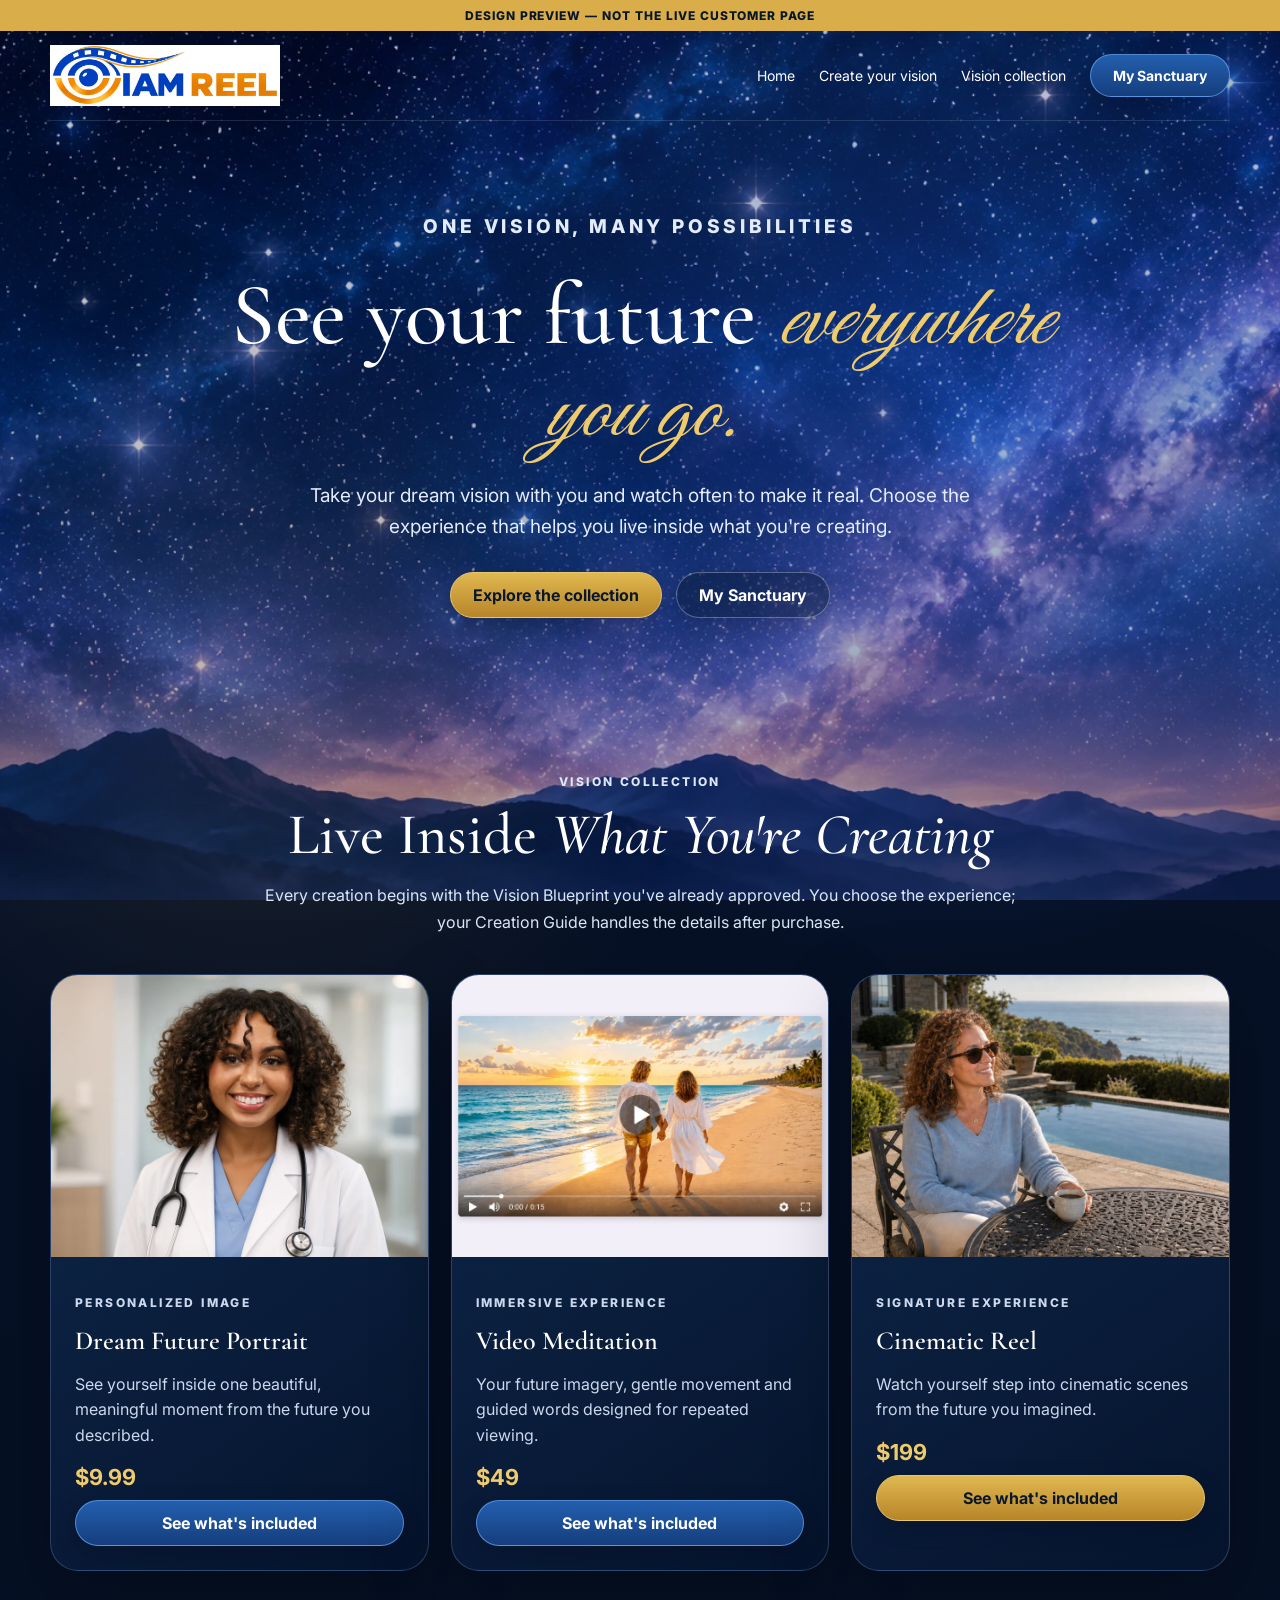
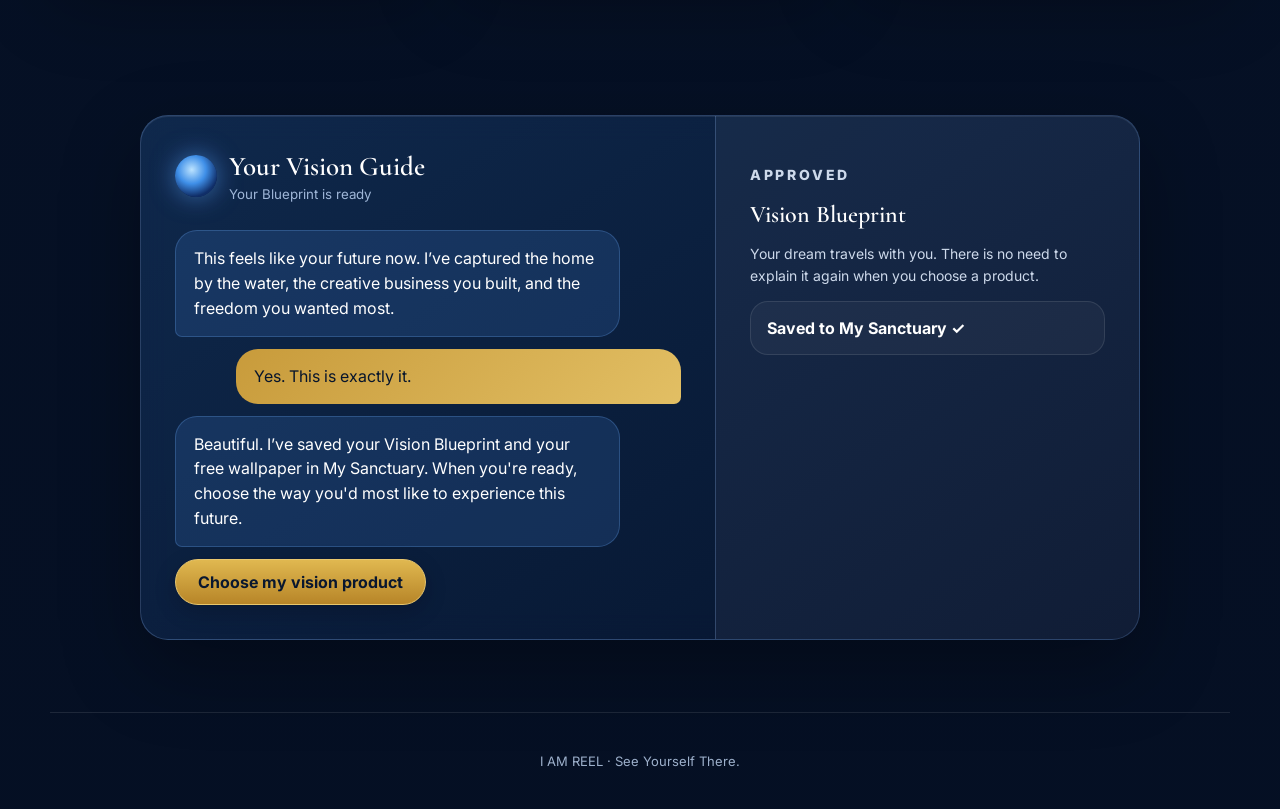
<file: collection-redesign.html>
<!doctype html><html><head><meta charset="utf-8"><meta name="viewport" content="width=device-width,initial-scale=1"><title>Vision Collection — Redesign Preview</title><link rel="stylesheet" href="https://fonts.googleapis.com/css2?family=Cormorant+Garamond:ital,wght@0,500;0,600&family=Great+Vibes&family=Inter:wght@400;600;700&display=swap"><link rel="stylesheet" href="customer-redesign.css"></head><body><div class="dream-bg"><div class="preview-note">DESIGN PREVIEW — NOT THE LIVE CUSTOMER PAGE</div><header class="site-head wrap"><a class="logo" href="index.html"><img src="assets/logo-animation-loop.gif" alt="I AM REEL"></a><nav class="nav"><a href="index.html">Home</a><a href="create-redesign.html">Create your vision</a><a href="collection-redesign.html">Vision collection</a><a class="nav-pill" href="sanctuary.html">My Sanctuary</a></nav></header><main><section class="hero wrap"><p class="eyebrow">One vision, many possibilities</p><h1>See your future <em>everywhere you go.</em></h1><p>Take your dream vision with you and watch often to make it real. Choose the experience that helps you live inside what you're creating.</p><div class="hero-actions"><a class="pill gold" href="#store">Explore the collection</a><a class="pill ghost" href="sanctuary.html">My Sanctuary</a></div></section><section id="store" class="section wrap"><div class="section-head"><p class="eyebrow">Vision Collection</p><h2>Live Inside <em>What You're Creating</em></h2><p>Every creation begins with the Vision Blueprint you've already approved. You choose the experience; your Creation Guide handles the details after purchase.</p></div><div class="products"><article class="product glass"><img src="assets/ev-create/cv-prod-portrait.webp" alt=""><div class="product-body"><p class="eyebrow">Personalized image</p><h3>Dream Future Portrait</h3><p>See yourself inside one beautiful, meaningful moment from the future you described.</p><div class="price">$9.99</div><a class="pill" href="#">See what's included</a></div></article><article class="product glass"><img src="assets/ev-create/cv-prod-video.webp" alt=""><div class="product-body"><p class="eyebrow">Immersive experience</p><h3>Video Meditation</h3><p>Your future imagery, gentle movement and guided words designed for repeated viewing.</p><div class="price">$49</div><a class="pill" href="#">See what's included</a></div></article><article class="product glass"><img src="assets/ev-create/ex-vision-coastal.jpg" alt=""><div class="product-body"><p class="eyebrow">Signature experience</p><h3>Cinematic Reel</h3><p>Watch yourself step into cinematic scenes from the future you imagined.</p><div class="price">$199</div><a class="pill gold" href="#">See what's included</a></div></article></div></section><section class="section wrap"><div class="guide-demo glass"><div class="guide-chat"><div class="guide-title"><span class="guide-orb"></span><div><h3>Your Vision Guide</h3><small>Your Blueprint is ready</small></div></div><div class="bubble guide">This feels like your future now. I’ve captured the home by the water, the creative business you built, and the freedom you wanted most.</div><div class="bubble me">Yes. This is exactly it.</div><div class="bubble guide">Beautiful. I’ve saved your Vision Blueprint and your free wallpaper in My Sanctuary. When you're ready, choose the way you'd most like to experience this future.</div><div class="hero-actions" style="justify-content:flex-start"><a class="pill gold" href="#store">Choose my vision product</a></div></div><aside class="guide-side"><p class="eyebrow">Approved</p><h4>Vision Blueprint</h4><p>Your dream travels with you. There is no need to explain it again when you choose a product.</p><div class="mini-card"><strong>Saved to My Sanctuary ✓</strong></div></aside></div></section></main><footer class="footer wrap">I AM REEL · See Yourself There.</footer></div></body></html>
</file>
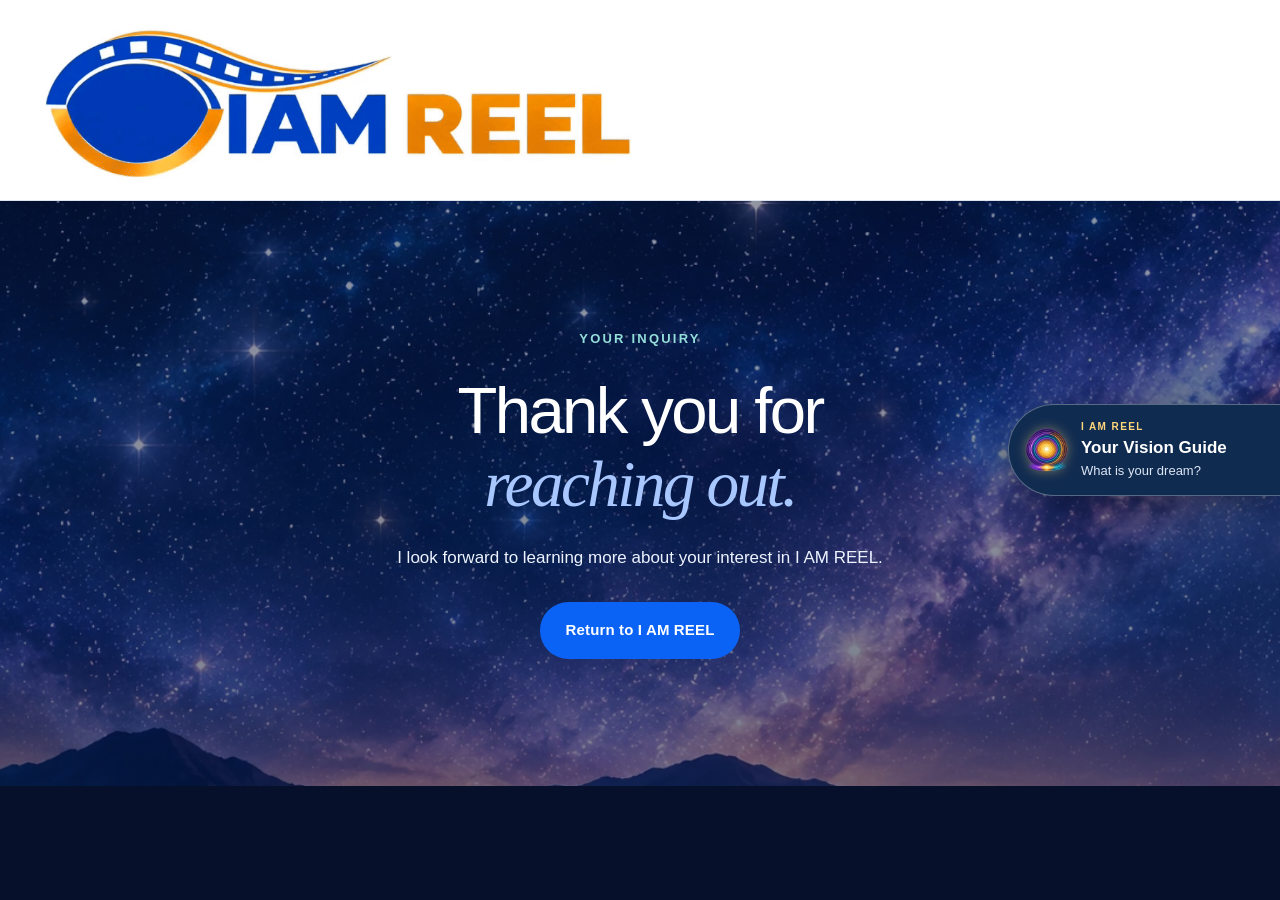
<file: contact-thanks.html>
<!doctype html><html lang="en"><head><meta charset="utf-8"><meta name="viewport" content="width=device-width,initial-scale=1"><title>Thank you — I AM REEL</title><link rel="stylesheet" href="styles.css"><meta name="robots" content="noindex, nofollow, noarchive">
<link rel="stylesheet" href="blue-theme.css">
<link rel="stylesheet" href="buttons.css?v=20261031">
<link rel="stylesheet" href="assets/vision-guide/guide.css?v=20261031d" data-vg-css>
<link rel="icon" href="favicon.ico" sizes="any"><link rel="icon" type="image/png" sizes="32x32" href="favicon-32.png"><link rel="icon" type="image/png" sizes="192x192" href="favicon.png"><link rel="apple-touch-icon" href="apple-touch-icon.png">
</head><body><header><a class="brand" href="index.html" aria-label="I AM REEL home"><img class="brand-animation" src="assets/logo-animation.gif" alt="I AM REEL" width="840" height="224"></a></header><main class="contact-thanks"><div><p class="eyebrow">Your inquiry</p><h1>Thank you for<br><em>reaching out.</em></h1><p>I look forward to learning more about your interest in I AM REEL.</p><div class="actions"><a class="button" href="index.html">Return to I AM REEL</a></div></div></main><script src="iam-config.js"></script><script src="assets/vision-guide/guide.js?v=20261105a" defer></script></body></html>
</file>
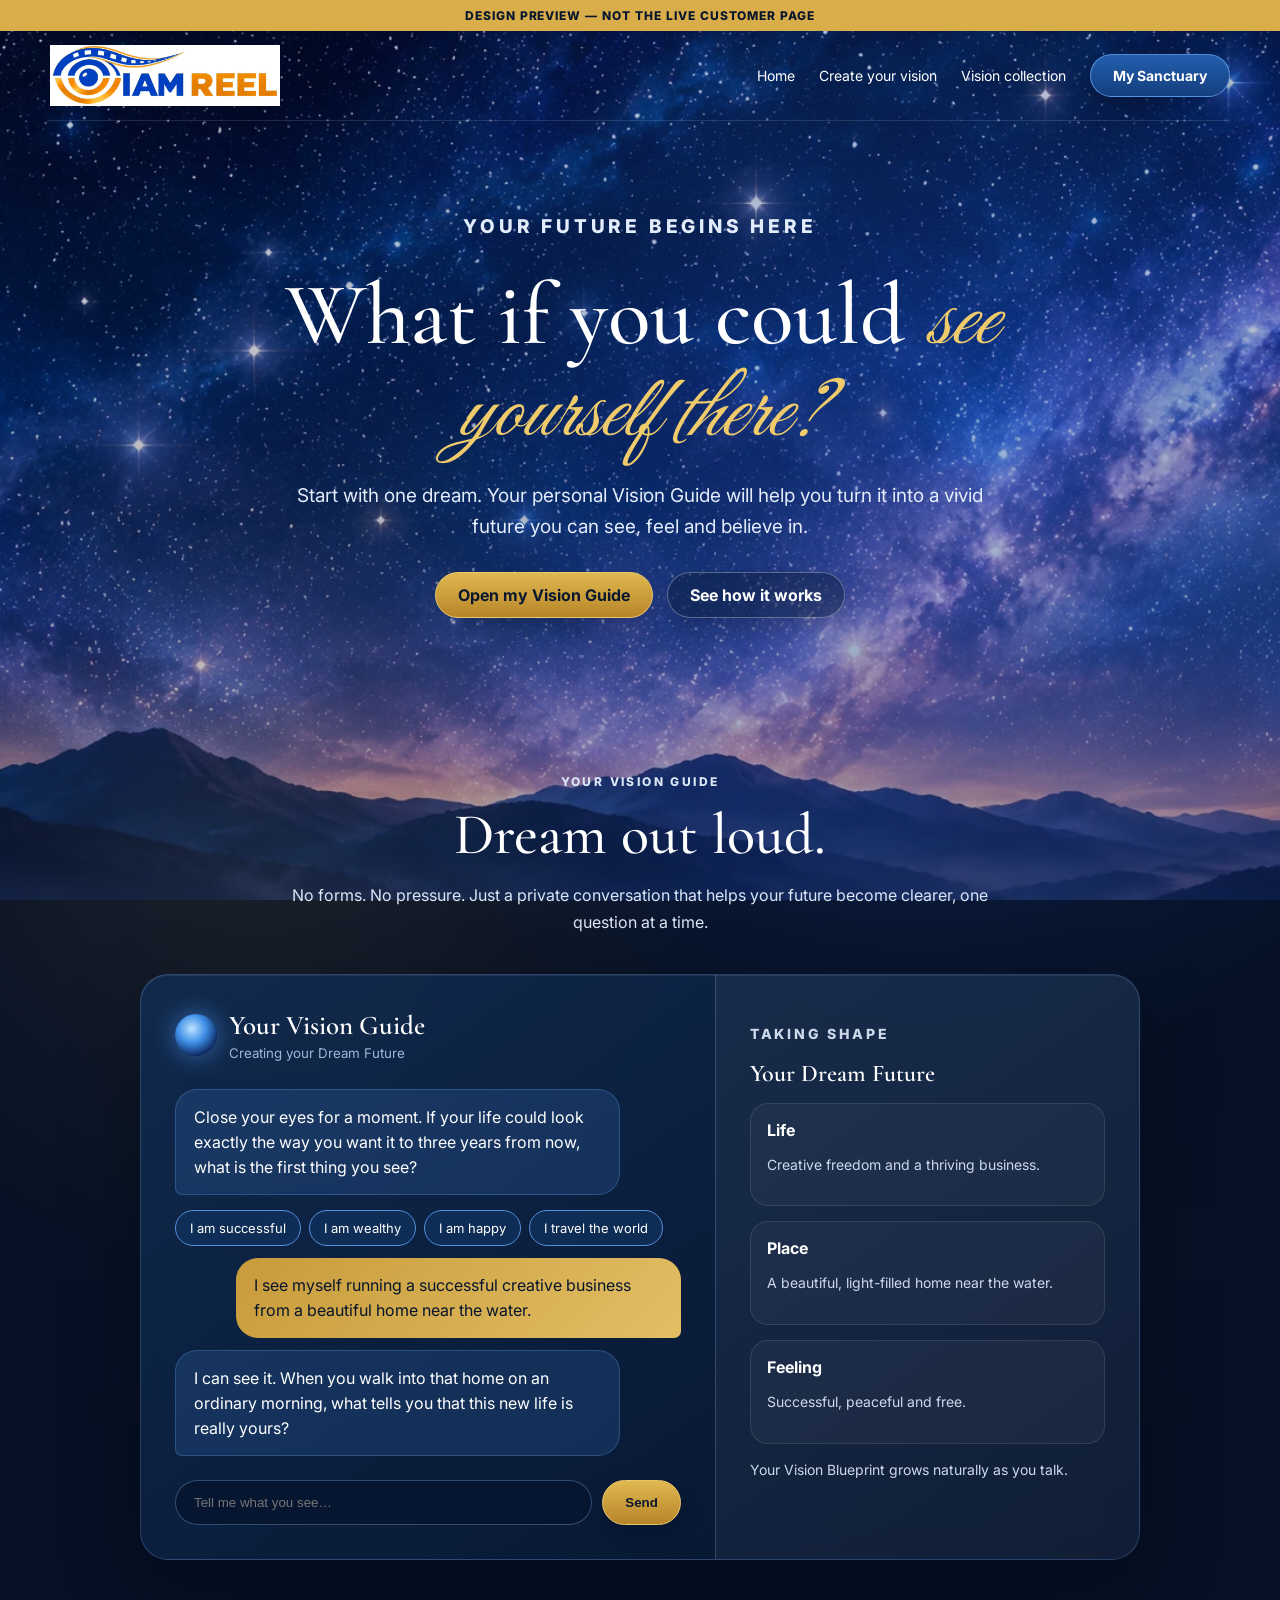
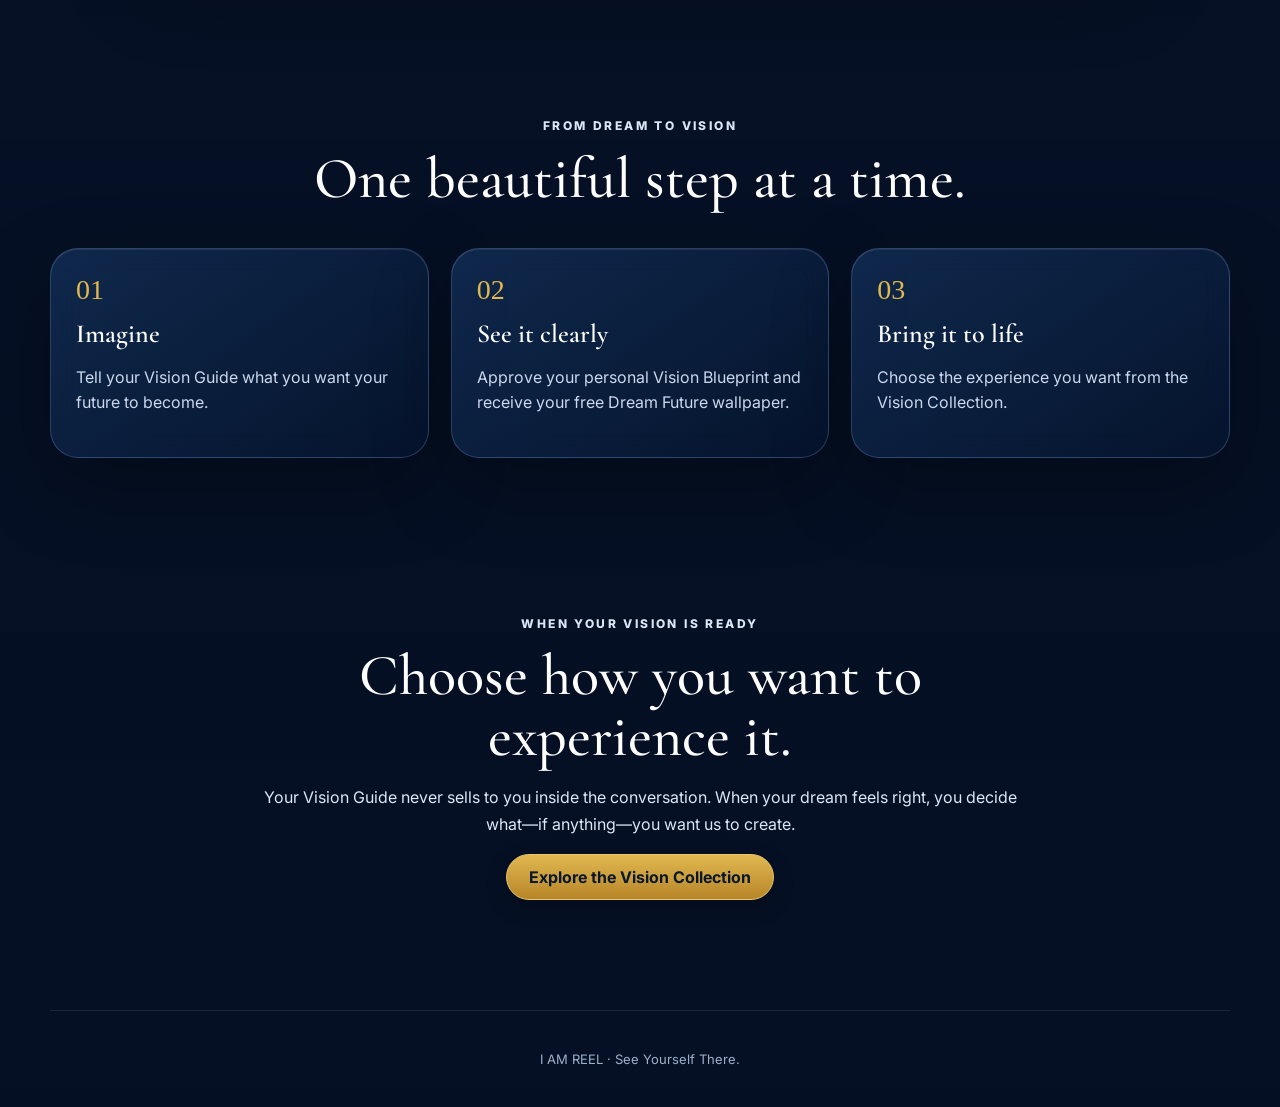
<file: create-redesign.html>
<!doctype html><html><head><meta charset="utf-8"><meta name="viewport" content="width=device-width,initial-scale=1"><title>Create Your Vision — Redesign Preview</title><link rel="stylesheet" href="https://fonts.googleapis.com/css2?family=Cormorant+Garamond:ital,wght@0,500;0,600&family=Great+Vibes&family=Inter:wght@400;600;700&display=swap"><link rel="stylesheet" href="customer-redesign.css"></head><body><div class="dream-bg"><div class="preview-note">DESIGN PREVIEW — NOT THE LIVE CUSTOMER PAGE</div><header class="site-head wrap"><a class="logo" href="index.html"><img src="assets/logo-animation-loop.gif" alt="I AM REEL"></a><nav class="nav"><a href="index.html">Home</a><a href="create-redesign.html">Create your vision</a><a href="collection-redesign.html">Vision collection</a><a class="nav-pill" href="sanctuary.html">My Sanctuary</a></nav></header><main><section class="hero wrap"><p class="eyebrow">Your future begins here</p><h1>What if you could <em>see yourself there?</em></h1><p>Start with one dream. Your personal Vision Guide will help you turn it into a vivid future you can see, feel and believe in.</p><div class="hero-actions"><a class="pill gold" href="#guide">Open my Vision Guide</a><a class="pill ghost" href="#how">See how it works</a></div></section><section id="guide" class="section wrap"><div class="section-head"><p class="eyebrow">Your Vision Guide</p><h2>Dream out loud.</h2><p>No forms. No pressure. Just a private conversation that helps your future become clearer, one question at a time.</p></div><div class="guide-demo glass"><div class="guide-chat"><div class="guide-title"><span class="guide-orb"></span><div><h3>Your Vision Guide</h3><small>Creating your Dream Future</small></div></div><div class="bubble guide">Close your eyes for a moment. If your life could look exactly the way you want it to three years from now, what is the first thing you see?</div><div class="choices"><span class="choice">I am successful</span><span class="choice">I am wealthy</span><span class="choice">I am happy</span><span class="choice">I travel the world</span></div><div class="bubble me">I see myself running a successful creative business from a beautiful home near the water.</div><div class="bubble guide">I can see it. When you walk into that home on an ordinary morning, what tells you that this new life is really yours?</div><div class="composer"><input aria-label="Vision answer" placeholder="Tell me what you see…"><button class="pill gold">Send</button></div></div><aside class="guide-side"><p class="eyebrow">Taking shape</p><h4>Your Dream Future</h4><div class="mini-card"><strong>Life</strong><p>Creative freedom and a thriving business.</p></div><div class="mini-card"><strong>Place</strong><p>A beautiful, light-filled home near the water.</p></div><div class="mini-card"><strong>Feeling</strong><p>Successful, peaceful and free.</p></div><p>Your Vision Blueprint grows naturally as you talk.</p></aside></div></section><section id="how" class="section wrap"><div class="section-head"><p class="eyebrow">From dream to vision</p><h2>One beautiful step at a time.</h2></div><div class="steps"><article class="step glass"><span class="step-num">01</span><h3>Imagine</h3><p>Tell your Vision Guide what you want your future to become.</p></article><article class="step glass"><span class="step-num">02</span><h3>See it clearly</h3><p>Approve your personal Vision Blueprint and receive your free Dream Future wallpaper.</p></article><article class="step glass"><span class="step-num">03</span><h3>Bring it to life</h3><p>Choose the experience you want from the Vision Collection.</p></article></div></section><section class="section wrap"><div class="section-head"><p class="eyebrow">When your vision is ready</p><h2>Choose how you want to experience it.</h2><p>Your Vision Guide never sells to you inside the conversation. When your dream feels right, you decide what—if anything—you want us to create.</p><a class="pill gold" href="collection-redesign.html">Explore the Vision Collection</a></div></section></main><footer class="footer wrap">I AM REEL · See Yourself There.</footer></div></body></html>
</file>
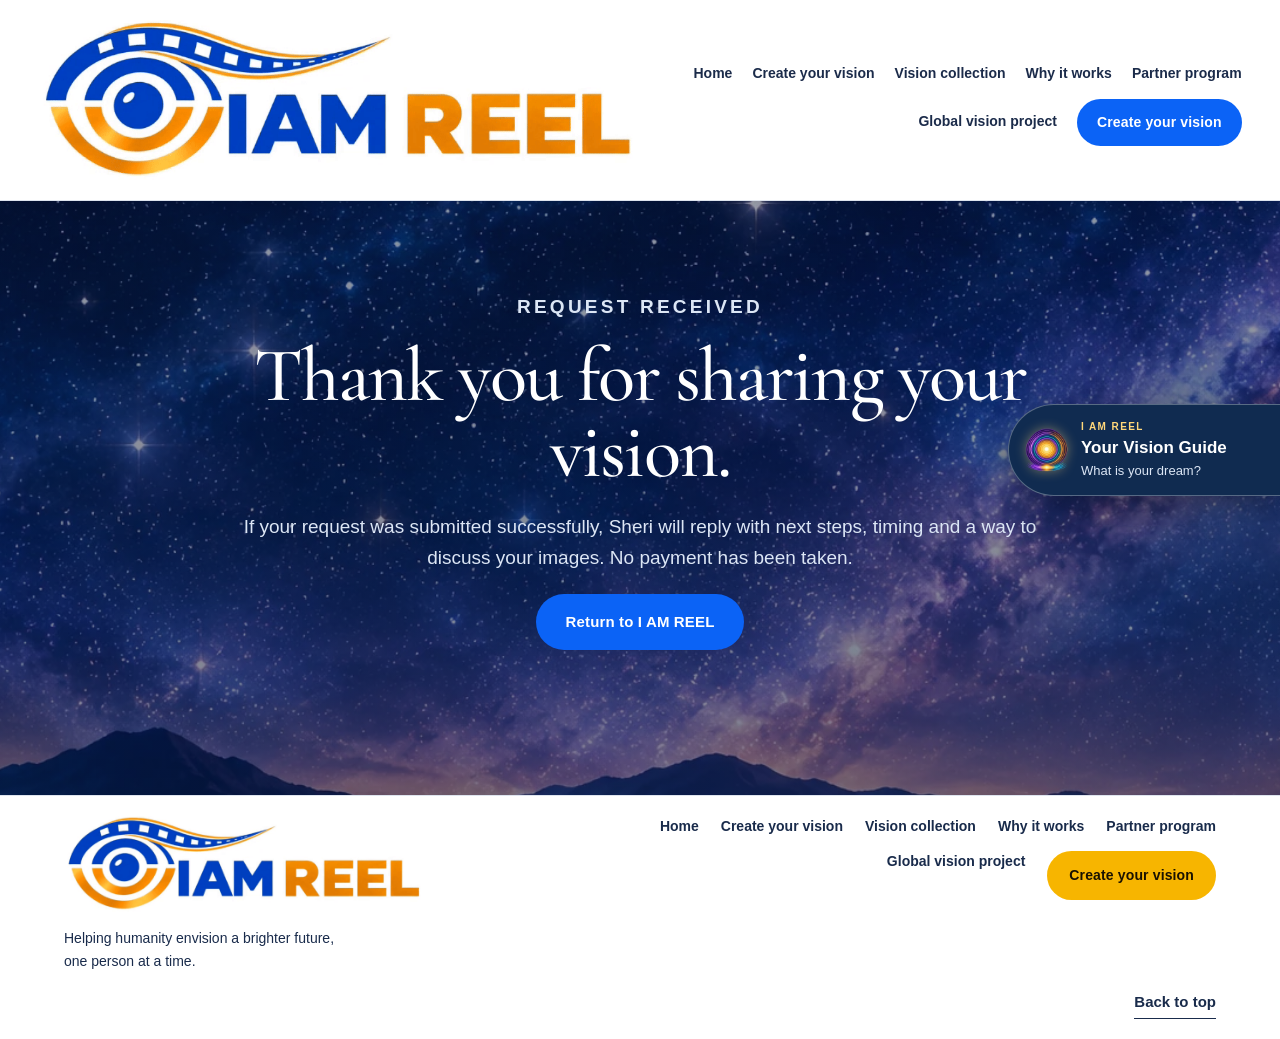
<file: create-thanks.html>
<!doctype html><html lang="en"><head>
<meta charset="utf-8"><meta name="viewport" content="width=device-width,initial-scale=1">
<title>Thank you — I AM REEL</title><meta name="description" content="Thank you for your vision request.">
<link rel="stylesheet" href="styles.css"><link rel="stylesheet" href="pages.css">
<meta name="robots" content="noindex, nofollow, noarchive">
<link rel="stylesheet" href="blue-theme.css">
<link rel="stylesheet" href="buttons.css?v=20261031">
<link rel="stylesheet" href="assets/vision-guide/guide.css?v=20261031d" data-vg-css>
<link rel="icon" href="favicon.ico" sizes="any"><link rel="icon" type="image/png" sizes="32x32" href="favicon-32.png"><link rel="icon" type="image/png" sizes="192x192" href="favicon.png"><link rel="apple-touch-icon" href="apple-touch-icon.png">
</head><body class="customer-page"><a class="skip" href="#main">Skip to content</a>
<header><a class="brand" href="index.html" aria-label="I AM REEL home"><img class="brand-animation" src="assets/logo-animation-loop.gif" alt="I AM REEL" width="840" height="224"></a><button class="menu-toggle" aria-expanded="false" aria-controls="nav">Menu <span>☰</span></button><nav id="nav" aria-label="Main navigation"><a href="index.html">Home</a><a href="create.html">Create your vision</a><a href="collection.html">Vision collection</a><a href="why-it-works.html">Why it works</a><a href="professional.html">Partner program</a><a href="global.html">Global vision project</a><a href="create.html" class="nav-cta">Create your vision</a></nav></header>
<main id="main"><section class="page-section soft-section" style="min-height:60vh"><div class="page-shell page-intro"><p class="eyebrow">REQUEST RECEIVED</p><h1>Thank you for sharing your vision.</h1><p>If your request was submitted successfully, Sheri will reply with next steps, timing and a way to discuss your images. No payment has been taken.</p><a class="button" href="index.html">Return to I AM REEL</a></div></section></main>
<footer class="wrap site-footer"><div class="footer-brand"><a href="index.html" aria-label="I AM REEL home"><img src="assets/logo-animation-loop.gif" alt="I AM REEL" width="840" height="224" loading="lazy"></a><p>Helping humanity envision a brighter future,<br>one person at a time.</p></div><nav class="footer-nav" aria-label="Footer navigation"><a href="index.html">Home</a><a href="create.html">Create your vision</a><a href="collection.html">Vision collection</a><a href="why-it-works.html">Why it works</a><a href="professional.html">Partner program</a><a href="global.html">Global vision project</a><a href="create.html" class="button footer-create-cta">Create your vision</a></nav><a class="text-link footer-top" href="#main">Back to top</a></footer>
<script src="script.js"></script><script src="iam-config.js"></script><script src="assets/vision-guide/guide.js?v=20261105a" defer></script></body></html>
</file>
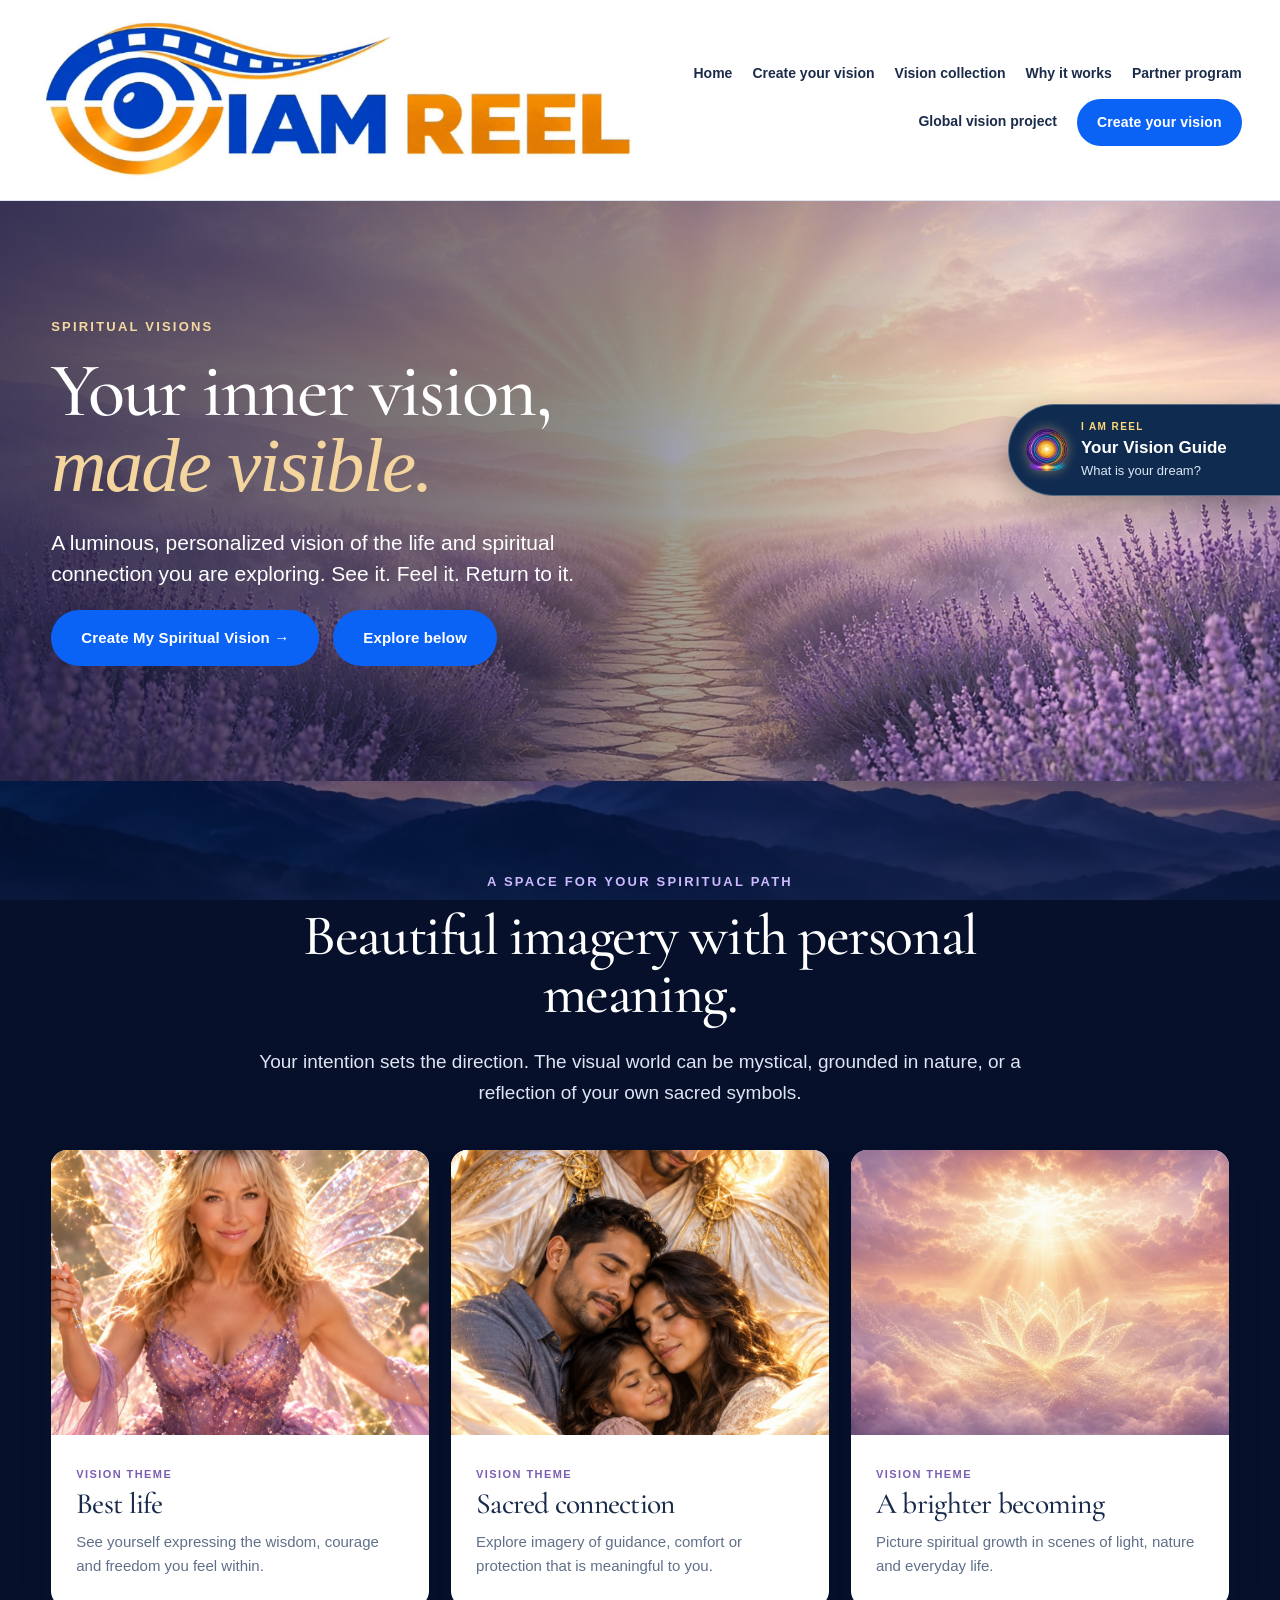
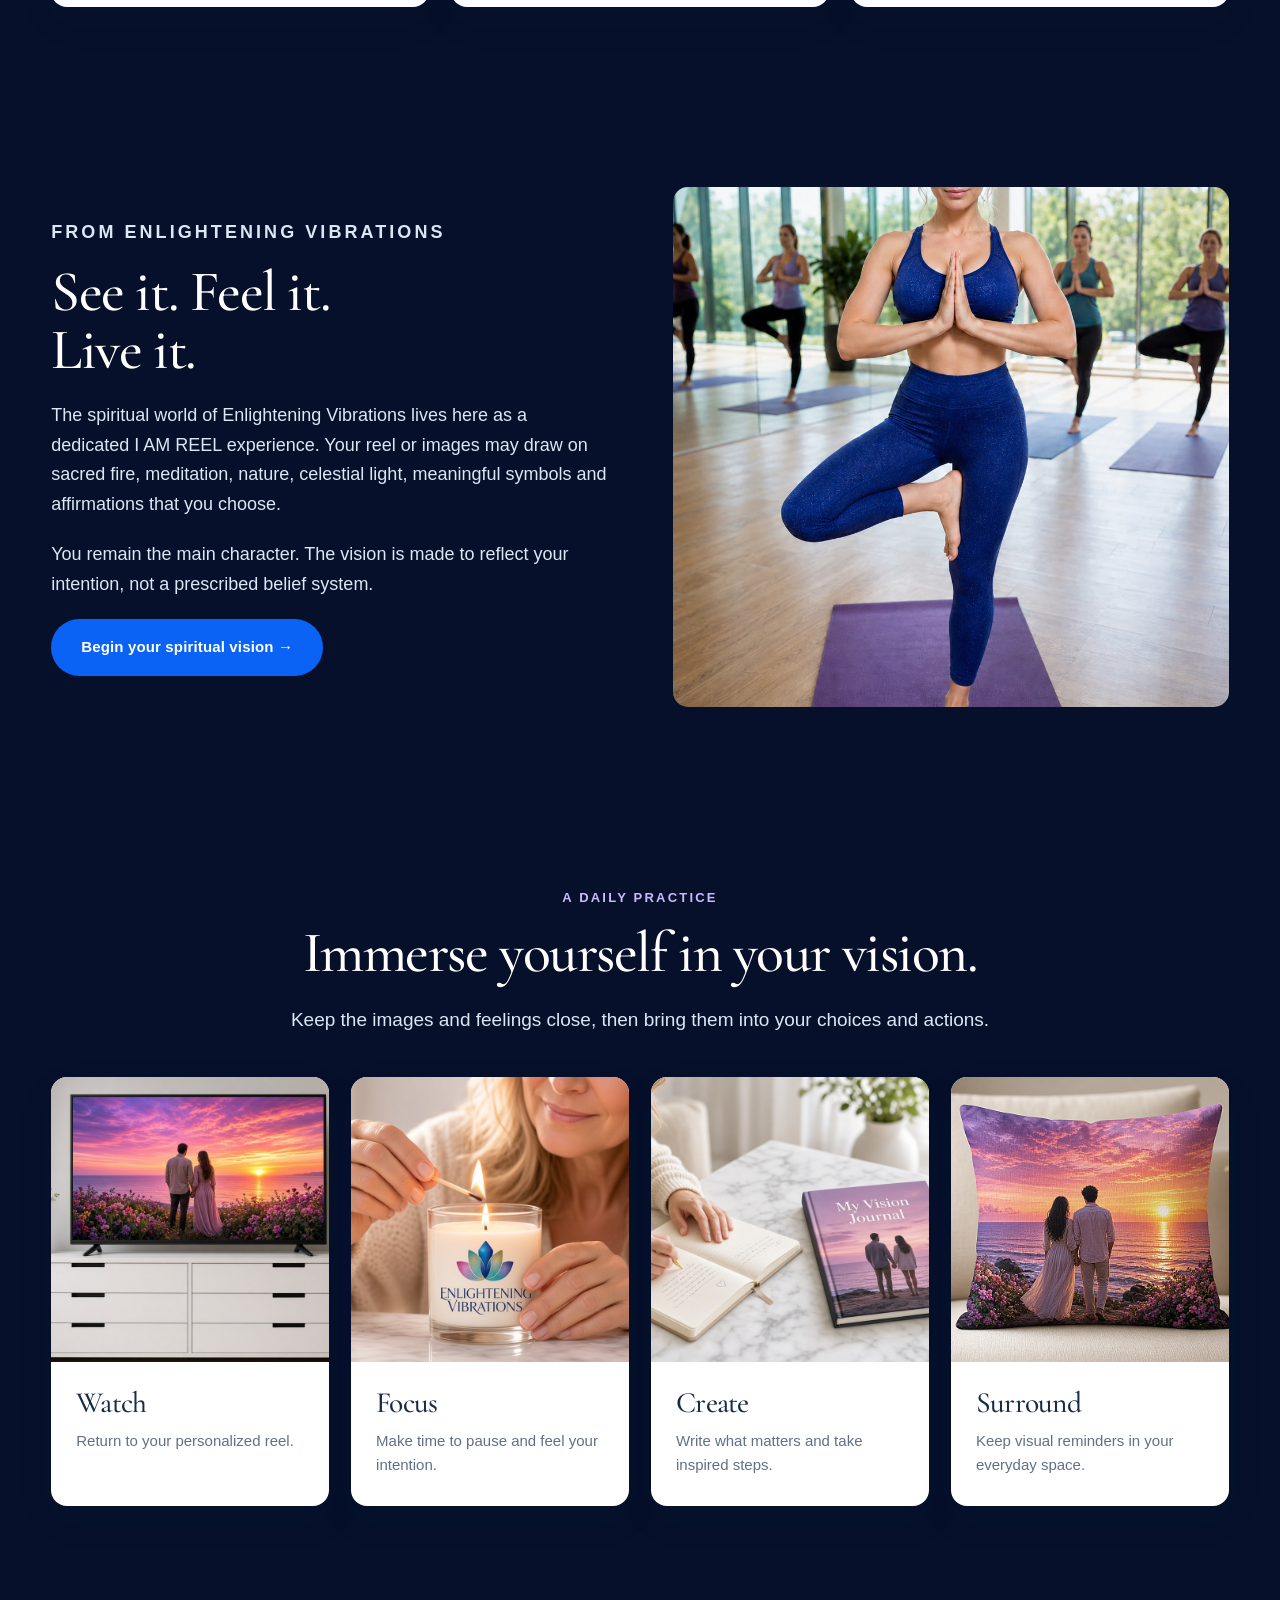
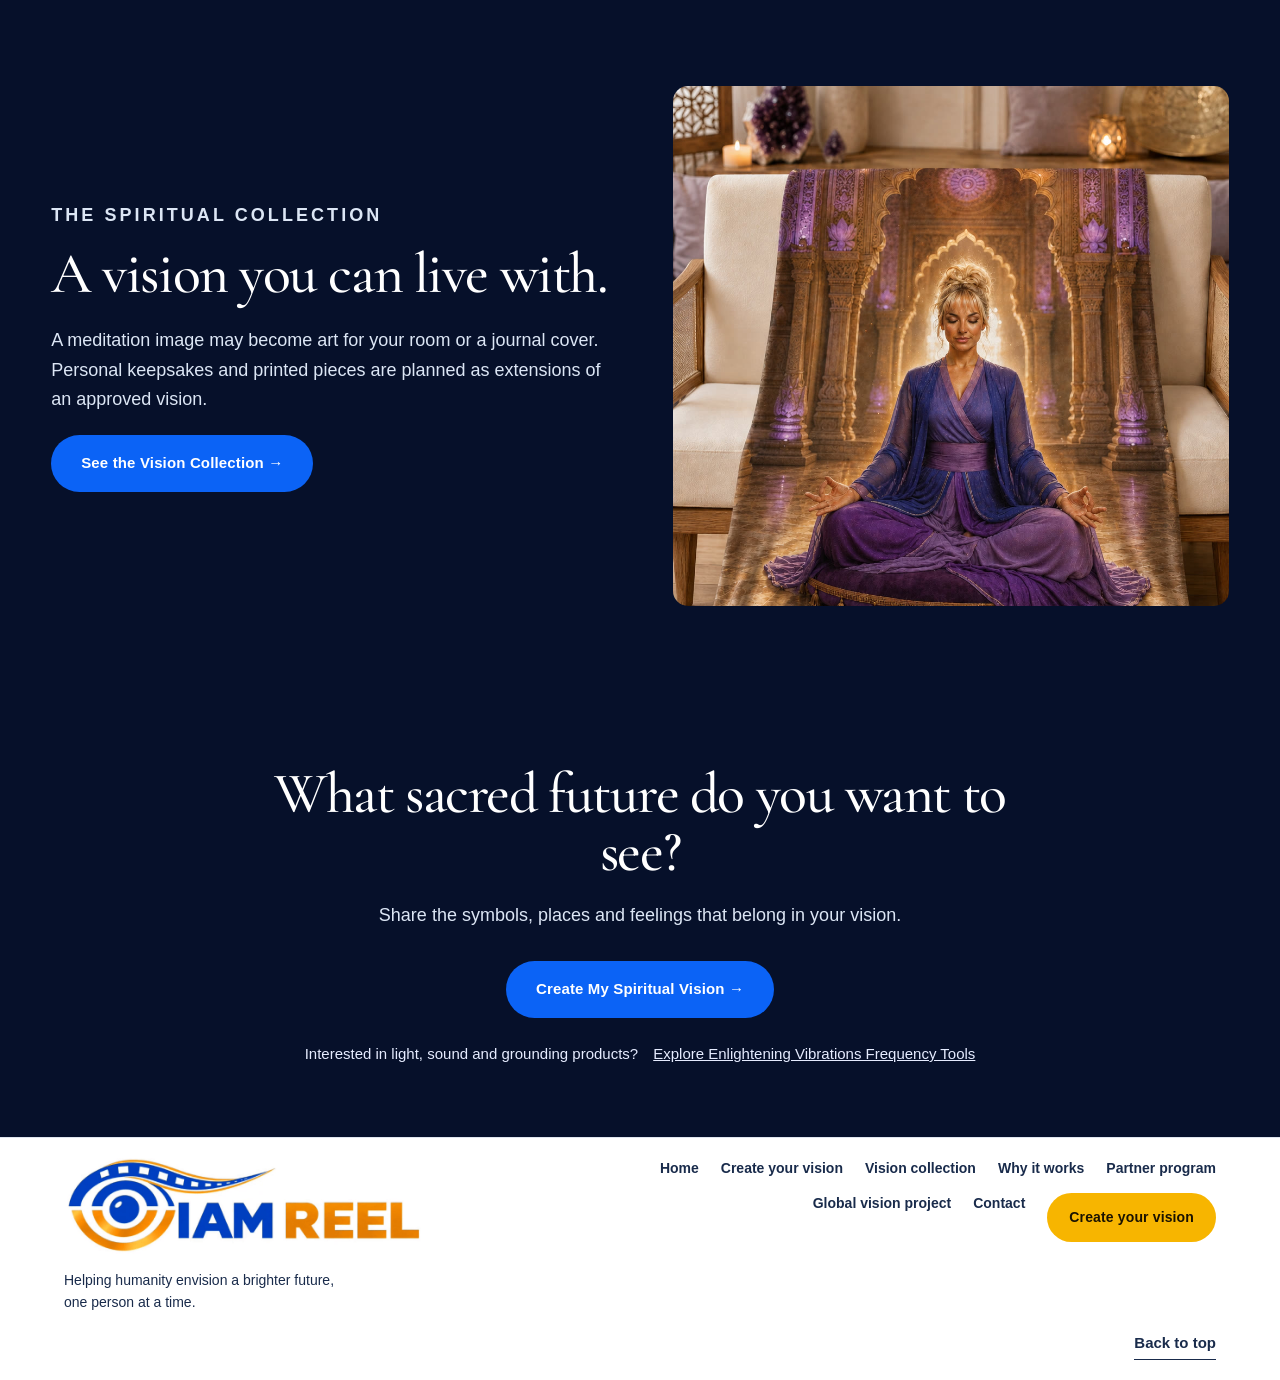
<file: spiritual.html>
<!doctype html><html lang="en"><head>
<meta charset="utf-8"><meta name="viewport" content="width=device-width,initial-scale=1">
<title>Spiritual Visions — I AM REEL</title><meta name="description" content="A dedicated spiritual vision experience within I AM REEL.">
<link rel="stylesheet" href="styles.css"><link rel="stylesheet" href="pages.css">
<meta name="robots" content="noindex, nofollow, noarchive">
<link rel="stylesheet" href="blue-theme.css">
<link rel="stylesheet" href="buttons.css?v=20261031">
<link rel="stylesheet" href="assets/vision-guide/guide.css?v=20261031d" data-vg-css>
<link rel="icon" href="favicon.ico" sizes="any"><link rel="icon" type="image/png" sizes="32x32" href="favicon-32.png"><link rel="icon" type="image/png" sizes="192x192" href="favicon.png"><link rel="apple-touch-icon" href="apple-touch-icon.png">
</head><body class="customer-page"><a class="skip" href="#main">Skip to content</a>
<header><a class="brand" href="index.html" aria-label="I AM REEL home"><img class="brand-animation" src="assets/logo-animation-loop.gif" alt="I AM REEL" width="840" height="224"></a><button class="menu-toggle" aria-expanded="false" aria-controls="nav">Menu <span>☰</span></button><nav id="nav" aria-label="Main navigation"><a href="index.html">Home</a><a href="create.html">Create your vision</a><a href="collection.html">Vision collection</a><a href="why-it-works.html">Why it works</a><a href="professional.html">Partner program</a><a href="global.html">Global vision project</a><a href="create.html" class="nav-cta">Create your vision</a></nav></header>
<main id="main"><section class="customer-hero soft-hero"><img src="assets/ev/mission-vision.png" alt="" fetchpriority="high"><div class="hero-gradient"></div><div class="hero-panel"><p class="eyebrow">SPIRITUAL VISIONS</p><h1>Your inner vision,<br><em>made visible.</em></h1><p>A luminous, personalized vision of the life and spiritual connection you are exploring. See it. Feel it. Return to it.</p><div class="hero-actions"><a class="button" href="create.html?path=spiritual">Create My Spiritual Vision →</a><a class="button outline" href="#explore">Explore below</a></div></div></section><section class="page-section soft-section" id="explore"><div class="page-shell"><div class="section-heading"><p class="eyebrow">A SPACE FOR YOUR SPIRITUAL PATH</p><h2>Beautiful imagery with personal meaning.</h2><p>Your intention sets the direction. The visual world can be mystical, grounded in nature, or a reflection of your own sacred symbols.</p></div>
<div class="feature-grid">
<article class="visual-card"><img src="assets/ev/ex-vision-fantasy.jpg" alt="" loading="lazy"><div class="card-copy"><span class="badge">VISION THEME</span><h3>Best life</h3><p>See yourself expressing the wisdom, courage and freedom you feel within.</p></div></article>
<article class="visual-card"><img src="assets/ev/ex-vision-spiritual-protection.jpg" alt="" loading="lazy"><div class="card-copy"><span class="badge">VISION THEME</span><h3>Sacred connection</h3><p>Explore imagery of guidance, comfort or protection that is meaningful to you.</p></div></article>
<article class="visual-card"><img src="assets/ev/mission-becoming.png" alt="" loading="lazy"><div class="card-copy"><span class="badge">VISION THEME</span><h3>A brighter becoming</h3><p>Picture spiritual growth in scenes of light, nature and everyday life.</p></div></article>
</div></div></section><section class="page-section"><div class="page-shell story-row"><div><p class="eyebrow">FROM ENLIGHTENING VIBRATIONS</p><h2>See it. Feel it.<br>Live it.</h2><p>The spiritual world of Enlightening Vibrations lives here as a dedicated I AM REEL experience. Your reel or images may draw on sacred fire, meditation, nature, celestial light, meaningful symbols and affirmations that you choose.</p><p>You remain the main character. The vision is made to reflect your intention, not a prescribed belief system.</p><a class="button" href="create.html?path=spiritual">Begin your spiritual vision →</a></div><img src="assets/ev/ex-vision-yoga.jpg" alt="Woman practicing yoga in a bright studio" loading="lazy"></div></section><section class="page-section soft-section"><div class="page-shell"><div class="section-heading"><p class="eyebrow">A DAILY PRACTICE</p><h2>Immerse yourself in your vision.</h2><p>Keep the images and feelings close, then bring them into your choices and actions.</p></div><div class="feature-grid four">
<article class="visual-card"><img src="assets/ev/immerse-watch-sunset.png" alt="" loading="lazy"><div class="card-copy"><h3>Watch</h3><p>Return to your personalized reel.</p></div></article>
<article class="visual-card"><img src="assets/ev/immerse-left.png" alt="" loading="lazy"><div class="card-copy"><h3>Focus</h3><p>Make time to pause and feel your intention.</p></div></article>
<article class="visual-card"><img src="assets/ev/immerse-right.png" alt="" loading="lazy"><div class="card-copy"><h3>Create</h3><p>Write what matters and take inspired steps.</p></div></article>
<article class="visual-card"><img src="assets/ev/immerse-surround.png" alt="" loading="lazy"><div class="card-copy"><h3>Surround</h3><p>Keep visual reminders in your everyday space.</p></div></article>
</div></div></section><section class="page-section"><div class="page-shell story-row reversed"><div><p class="eyebrow">THE SPIRITUAL COLLECTION</p><h2>A vision you can live with.</h2><p>A meditation image may become art for your room or a journal cover. Personal keepsakes and printed pieces are planned as extensions of an approved vision.</p><a class="button outline" href="collection.html">See the Vision Collection →</a></div><img src="assets/ev/vc-blanket-meditation.jpg" alt="Meditation-themed throw blanket on a calm white sofa" loading="lazy"></div></section><div class="cta-band"><h2>What sacred future do you want to see?</h2><p>Share the symbols, places and feelings that belong in your vision.</p><a class="button" href="create.html?path=spiritual">Create My Spiritual Vision →</a><div class="product-ribbon" style="justify-content:center"><span>Interested in light, sound and grounding products?</span><a href="https://enlighteningvibrations.com/tools" target="_blank" rel="noopener noreferrer">Explore Enlightening Vibrations Frequency Tools</a></div></div></main>
<footer class="wrap site-footer"><div class="footer-brand"><a href="index.html" aria-label="I AM REEL home"><img src="assets/logo-animation-loop.gif" alt="I AM REEL" width="840" height="224" loading="lazy"></a><p>Helping humanity envision a brighter future,<br>one person at a time.</p></div><nav class="footer-nav" aria-label="Footer navigation"><a href="index.html">Home</a><a href="create.html">Create your vision</a><a href="collection.html">Vision collection</a><a href="why-it-works.html">Why it works</a><a href="professional.html">Partner program</a><a href="global.html">Global vision project</a><a href="professional.html#contact">Contact</a><a href="create.html" class="button footer-create-cta">Create your vision</a></nav><a class="text-link footer-top" href="#main">Back to top</a></footer>
<script src="script.js"></script><script src="iam-config.js"></script><script src="assets/vision-guide/guide.js?v=20261105a" defer></script></body></html>
</file>
<file: customer-redesign.css>
:root{--night:#071329;--night2:#0b2143;--blue:#2b78ff;--sky:#74b8ff;--gold:#d9ad4a;--cream:#fffaf0;--white:#fff;--muted:#cbd8ed;--panel:rgba(10,28,57,.76);--line:rgba(151,190,255,.24)}
*{box-sizing:border-box}html{scroll-behavior:smooth}body{margin:0;background:var(--night);color:#fff;font-family:Inter,Arial,sans-serif}.dream-bg{min-height:100vh;background:radial-gradient(circle at 72% 15%,rgba(43,120,255,.24),transparent 27%),radial-gradient(circle at 20% 30%,rgba(217,173,74,.10),transparent 22%),linear-gradient(rgba(3,12,30,.2),rgba(3,12,30,.5)),url('assets/ev-collection/vision-collection-galaxy.webp') center top/cover fixed}
a{color:inherit;text-decoration:none}.wrap{width:min(1180px,calc(100% - 40px));margin:auto}.preview-note{background:#d9ad4a;color:#08162e;text-align:center;padding:8px 16px;font-size:12px;font-weight:800;letter-spacing:.08em}.site-head{display:flex;align-items:center;justify-content:space-between;gap:25px;padding:14px 0;border-bottom:1px solid rgba(255,255,255,.12)}.logo img{width:230px;height:auto;display:block}.nav{display:flex;gap:24px;align-items:center;font-size:14px}.pill,.nav-pill{display:inline-flex;align-items:center;justify-content:center;border:1px solid rgba(111,177,255,.65);border-radius:999px;padding:12px 22px;background:linear-gradient(180deg,#235fae,#153e7d);color:#fff;font-weight:700;box-shadow:0 7px 22px rgba(0,0,0,.18)}.pill.gold{border-color:#e9c76d;background:linear-gradient(180deg,#e0b850,#b78528);color:#09172f}.pill.ghost{background:rgba(9,28,57,.45);border-color:rgba(255,255,255,.3)}.eyebrow{text-transform:uppercase;letter-spacing:.2em;font-size:12px;font-weight:800;color:#dfbd62}.hero{padding:90px 0 70px;text-align:center}.hero h1{font-family:"Cormorant Garamond",Georgia,serif;font-size:clamp(52px,7vw,88px);font-weight:500;line-height:.96;margin:15px auto 22px;max-width:920px}.hero h1 em{font-family:"Great Vibes",cursive;color:#f0cb6b;font-weight:400}.hero p{font-size:19px;line-height:1.65;color:#e3ecfa;max-width:720px;margin:0 auto 30px}.hero-actions{display:flex;justify-content:center;gap:14px;flex-wrap:wrap}.section{padding:72px 0}.section-head{text-align:center;max-width:760px;margin:0 auto 38px}.section-head h2{font:500 clamp(38px,5vw,58px)/1.05 "Cormorant Garamond",Georgia,serif;margin:10px 0 14px}.section-head p{color:#dbe6f6;line-height:1.7}.glass{background:linear-gradient(145deg,rgba(17,44,82,.88),rgba(6,20,46,.88));border:1px solid var(--line);border-radius:28px;box-shadow:0 28px 80px rgba(0,0,0,.3),inset 0 1px rgba(255,255,255,.08);backdrop-filter:blur(14px)}
.guide-demo{display:grid;grid-template-columns:1.15fr .85fr;max-width:1000px;margin:auto;overflow:hidden}.guide-chat{padding:34px}.guide-side{padding:34px;background:rgba(255,255,255,.045);border-left:1px solid var(--line)}.guide-title{display:flex;align-items:center;gap:12px;margin-bottom:28px}.guide-orb{width:42px;height:42px;border-radius:50%;background:radial-gradient(circle at 40% 35%,#bce3ff,#3f8fe8 38%,#102e68 72%);box-shadow:0 0 25px rgba(91,166,255,.55)}.guide-title h3{margin:0;font:600 27px "Cormorant Garamond",serif}.guide-title small{display:block;color:#9fb7d8;margin-top:3px}.bubble{max-width:88%;padding:15px 18px;border-radius:22px;margin:12px 0;line-height:1.55}.bubble.guide{background:rgba(62,121,196,.22);border:1px solid rgba(111,177,255,.25);border-bottom-left-radius:7px}.bubble.me{margin-left:auto;background:linear-gradient(135deg,#c89b3b,#e2bf64);color:#07152c;border-bottom-right-radius:7px}.choices{display:flex;gap:8px;flex-wrap:wrap;margin-top:15px}.choice{border:1px solid #568fda;border-radius:999px;padding:9px 14px;font-size:13px;background:rgba(17,52,96,.7)}.composer{display:flex;gap:10px;margin-top:24px}.composer input{flex:1;border:1px solid rgba(133,180,240,.35);border-radius:999px;background:#061630;color:#fff;padding:14px 18px}.guide-side h4{font:600 24px "Cormorant Garamond",serif;margin:0 0 12px}.guide-side p,.guide-side li{color:#cdd9eb;line-height:1.55;font-size:14px}.guide-side ul{padding-left:18px}.mini-card{padding:16px;border:1px solid rgba(255,255,255,.1);border-radius:18px;margin:15px 0;background:rgba(255,255,255,.04)}
.steps,.products,.dash-grid{display:grid;grid-template-columns:repeat(3,1fr);gap:22px}.step,.product,.dash-card{padding:25px}.step-num{font-family:Georgia,serif;color:#e0b850;font-size:28px}.step h3,.product h3,.dash-card h3{font:600 26px "Cormorant Garamond",serif;margin:12px 0}.step p,.product p,.dash-card p{color:#cbd8ed;line-height:1.6}.product{overflow:hidden;padding:0}.product img{width:100%;aspect-ratio:4/3;object-fit:cover;display:block}.product-body{padding:24px}.price{font-size:22px;color:#f0cb6b;font-weight:700}.product .pill{width:100%;margin-top:10px}.sanctuary-hero{text-align:left;display:grid;grid-template-columns:1fr .8fr;align-items:center;gap:50px}.sanctuary-hero h1{margin-left:0}.welcome-card{padding:28px}.welcome-card .future{height:230px;border-radius:22px;background:linear-gradient(rgba(4,16,39,.18),rgba(4,16,39,.35)),url('assets/ev-create/ex-vision-coastal.jpg') center/cover}.status{display:inline-flex;border-radius:999px;padding:7px 12px;background:rgba(84,167,255,.16);border:1px solid rgba(84,167,255,.4);color:#bcdcff;font-size:12px;font-weight:700}.progress{height:7px;background:#132e54;border-radius:999px;overflow:hidden;margin:14px 0}.progress span{display:block;width:48%;height:100%;background:linear-gradient(90deg,#2b78ff,#d9ad4a)}.dashboard{padding-bottom:90px}.dashboard .dash-grid{grid-template-columns:1.15fr .85fr}.dash-card.wide{grid-row:span 2}.creation-guide{margin-top:22px;padding:25px}.footer{text-align:center;color:#9db0cb;padding:40px 0;border-top:1px solid rgba(255,255,255,.1);font-size:13px}
@media(max-width:820px){.nav a:not(.nav-pill){display:none}.guide-demo,.sanctuary-hero,.dashboard .dash-grid{grid-template-columns:1fr}.guide-side{border-left:0;border-top:1px solid var(--line)}.steps,.products{grid-template-columns:1fr}.hero{padding-top:60px}.site-head{align-items:center}.logo img{width:190px}}
</file>
<file: styles.css>
:root{--blue:#064bbf;--navy:#112650;--ink:#192b4b;--gold:#eca00b;--lavender:#ebe4fb;--purple:#715a9f;--green:#245b4a;--mint:#e4f1e9;--muted:#57657b;--line:#dee4ee}*{box-sizing:border-box}html{scroll-behavior:smooth;scroll-padding-top:110px}body{margin:0;color:var(--ink);background:white;font-family:Arial,Helvetica,sans-serif;font-size:17px;line-height:1.65}img{max-width:100%;display:block}a{color:inherit;text-decoration:none}button{font:inherit}p{margin:0 0 20px}h1,h2,h3,h4{line-height:1.13;margin:0 0 22px;letter-spacing:-.04em}h1{font-size:clamp(48px,5.1vw,77px);font-weight:500}h2{font-size:clamp(36px,4vw,58px);font-weight:500}h3{font-size:26px;font-weight:500}h4{font-size:20px}em{font-family:Georgia,'Times New Roman',serif;color:var(--blue);font-weight:400}header{position:sticky;top:0;z-index:20;display:flex;justify-content:space-between;align-items:center;padding:23px max(4vw,24px);background:rgba(255,255,255,.96);border-bottom:1px solid var(--line);backdrop-filter:blur(12px);gap:24px}.brand{width:210px;flex-shrink:0}nav{display:flex;align-items:center;gap:25px;font-size:14px;font-weight:600}nav a{white-space:nowrap;padding:8px 0;border-bottom:2px solid transparent}nav a:hover,nav a.active{color:var(--blue);border-bottom-color:var(--gold)}nav .nav-cta{padding:10px 18px;color:var(--blue);border:1px solid #bfd0ef;border-radius:4px}.menu-toggle{display:none}.wrap{width:min(1240px,90%);margin:auto}.hero{display:grid;grid-template-columns:1.05fr 1fr;gap:70px;align-items:center;padding-top:95px;padding-bottom:95px;min-height:650px}.eyebrow{font-size:13px;letter-spacing:.17em;font-weight:700;text-transform:uppercase;color:var(--blue);margin-bottom:24px}.hero-copy>p:not(.eyebrow){max-width:500px;color:var(--muted)}.hero-copy .lead{font-size:24px;color:var(--ink)!important;line-height:1.4}.actions{display:flex;gap:25px;align-items:center;flex-wrap:wrap;margin-top:30px}.button{display:inline-flex;align-items:center;justify-content:center;padding:14px 24px;background:var(--blue);color:white;border-radius:4px;font-size:15px;font-weight:700;transition:transform .2s,background .2s}.button:hover{transform:translateY(-2px);background:#073e98}.text-link{font-size:15px;border-bottom:1px solid currentColor;font-weight:600;padding-bottom:3px}.hero-foot{display:flex;flex-wrap:wrap;gap:25px;font-size:clamp(1.25rem,2vw,1.5rem);font-weight:700;line-height:1.4;letter-spacing:.02em;margin-top:50px;color:var(--muted)}.hero-foot span+span{border-left:1px solid #c8d4e7;padding-left:25px}.hero-art{position:relative;padding:30px 0 35px 25px}.hero-art:before{content:'';position:absolute;inset:0 30px 0 0;background:var(--lavender);border-radius:170px 170px 12px 12px;z-index:-1}.image-frame{border:10px solid white;border-radius:9px;box-shadow:0 25px 55px #17396022;overflow:hidden;transform:rotate(2deg)}.image-frame>img{width:100%;height:340px;object-fit:cover}.hero-caption{background:white;padding:20px 15px;display:flex;flex-direction:column;line-height:1.7}.hero-caption span{font-size:13px;letter-spacing:.08em;text-transform:uppercase;color:var(--muted)}.hero-caption b{font-size:20px;font-weight:500}.floating-note{position:absolute;left:-5px;bottom:-12px;background:var(--green);color:white;border-radius:5px;padding:22px 30px;box-shadow:0 12px 26px #192b4b1a}.note-line{font-size:11px;letter-spacing:.16em;color:#c6e7d5}.floating-note p{font-size:20px;line-height:1.45;margin:8px 0 0}.mission-band{background:var(--navy);color:white;padding:35px 0}.mission-band .wrap{display:flex;align-items:center;justify-content:space-between;gap:30px}.mission-band span{font-size:12px;letter-spacing:.2em;color:#dac4ff}.mission-band p{font-family:Georgia,serif;font-size:29px;line-height:1.4;margin:0}.section{padding-top:100px;padding-bottom:100px}.section-top{max-width:860px;margin-bottom:45px}.section-intro{font-size:20px;color:var(--muted);line-height:1.6;max-width:670px}.two-col{max-width:none;display:grid;grid-template-columns:1.1fr 1fr;gap:80px;align-items:end}.vision-showcase{display:grid;grid-template-columns:1.4fr 1fr;background:#f3f6fb;border-radius:8px;overflow:hidden}.vision-showcase>img{height:100%;min-height:340px;object-fit:cover;object-position:60% center}.vision-showcase>div{padding:40px}.tag{display:inline-block;border:1px solid #cdd9ed;color:var(--blue);border-radius:30px;font-size:12px;padding:5px 12px;margin-bottom:25px}.caption{font-size:13px;color:var(--muted);line-height:1.5;margin-top:20px}.steps{padding:0;list-style:none;display:grid;grid-template-columns:repeat(4,1fr);gap:30px;margin-top:50px}.steps li{border-top:1px solid #b8c9e7;padding-top:20px}.steps li>span{font-family:Georgia,serif;font-size:32px;color:var(--purple)}.steps h3{font-size:20px;letter-spacing:-.02em;margin-top:14px;margin-bottom:15px}.steps p{font-size:15px;color:var(--muted)}.small-note{font-size:14px;color:var(--muted);margin-top:28px;margin-bottom:0}.lavender{background:#f4f0fb}.application-grid{display:grid;grid-template-columns:repeat(3,1fr);gap:22px}.application{background:white;padding:34px;border-radius:5px;border-top:4px solid var(--blue);display:flex;flex-direction:column}.application.professional{border-color:var(--purple)}.application.global{border-color:var(--green)}.card-number{font-size:12px;letter-spacing:.13em;font-weight:700;color:var(--blue)}.professional .card-number{color:var(--purple)}.global .card-number{color:var(--green)}.application h3{font-family:Georgia,serif;font-size:40px;margin-top:24px}.big-card-copy{font-size:21px;line-height:1.4;color:var(--ink)!important}.application>p:not(.big-card-copy){color:var(--muted);font-size:16px}.card-bottom{border-top:1px solid var(--line);padding-top:22px;margin-top:auto;color:var(--muted);font-size:14px}.global-statement{padding-top:80px;display:grid;grid-template-columns:1.2fr 1fr;gap:0 70px}.global-statement>.eyebrow{grid-column:1/-1;color:var(--green)}blockquote{font-family:Georgia,serif;font-size:clamp(32px,3.1vw,46px);line-height:1.3;letter-spacing:-.04em;margin:0}.global-statement>div{color:var(--muted)}.product-grid{display:grid;grid-template-columns:repeat(3,1fr);gap:25px}figure{margin:0}.product-grid img{width:100%;height:320px;object-fit:cover;border-radius:7px}.product-grid figcaption{padding:24px 0}.product-grid figcaption span{font-size:12px;letter-spacing:.14em;color:var(--purple);font-weight:700}.product-grid h3{margin:12px 0;font-size:25px}.product-grid p{font-size:16px;color:var(--muted)}.collection-extra{border-top:1px solid var(--line);padding-top:30px}.collection-extra h3{font-size:22px}.collection-extra>p{color:var(--muted)}.collection-extra span{color:var(--gold);padding:0 8px}.green{background:var(--green);color:white}.green .eyebrow{color:#bedecb}.green .section-intro,.green p{color:#d4e4da}.tech-layout{display:grid;grid-template-columns:1fr 1.1fr;gap:80px}.tech-story>h3{font-size:36px;line-height:1.2}.tech-story>p{color:var(--muted)}.tech-callout{border-left:3px solid var(--gold);padding-left:25px;margin-top:35px;font-size:20px;line-height:1.6}.pipeline>div{display:flex;gap:25px;padding:25px 0;border-bottom:1px solid var(--line)}.pipeline>div:first-child{padding-top:0}.pipeline>div>span{background:var(--lavender);color:var(--purple);height:44px;width:44px;flex-shrink:0;display:grid;place-items:center;border-radius:50%;font-size:14px;font-weight:bold}.pipeline h3{font-size:21px;letter-spacing:-.02em;margin-bottom:10px}.pipeline p{font-size:15px;color:var(--muted);margin:0}.principles{display:flex;gap:20px;flex-wrap:wrap;margin-top:55px}.principles span{font-size:13px;color:var(--green);background:var(--mint);border-radius:4px;padding:9px 14px}.business{background:#f2f5fa}.revenue-grid{display:grid;grid-template-columns:repeat(3,1fr);gap:30px}.revenue-grid article{border-top:3px solid var(--blue);padding-top:25px}.revenue-grid article:nth-child(2){border-color:var(--gold)}.revenue-grid article:nth-child(3){border-color:var(--purple)}.revenue-grid article:nth-child(4){border-color:var(--green)}.revenue-grid span{font-size:12px;color:var(--muted);letter-spacing:.07em}.revenue-grid h3{font-size:23px;letter-spacing:-.02em;margin-top:18px}.revenue-grid p{font-size:16px;color:var(--muted)}.evidence-grid{display:grid;grid-template-columns:repeat(3,1fr);gap:35px;margin-top:55px}.evidence-grid article{border-left:2px solid var(--gold);padding-left:25px}.evidence-grid b{font-size:13px;color:var(--blue)}.evidence-grid h3{font-size:24px;margin-top:15px;line-height:1.25}.evidence-grid p{font-size:15px;color:var(--muted)}.funding-panel{background:var(--navy);color:white;display:grid;grid-template-columns:1fr 1.1fr;gap:60px;padding:50px;border-radius:8px;margin-top:60px}.funding-panel .eyebrow{color:#d6c6f8}.funding-panel h3{font-size:34px;line-height:1.22}.funding-panel p{color:#c3d0e6;font-size:16px}.funding-panel ol{padding:0;list-style:none;margin:0}.funding-panel li{display:flex;gap:22px;margin-bottom:25px}.funding-panel li:last-child{margin-bottom:0}.funding-panel li>span{color:var(--gold);font-family:Georgia,serif;font-size:27px}.funding-panel h4{letter-spacing:-.02em;font-size:19px;margin-bottom:9px}.funding-panel li p{font-size:14px;line-height:1.5;margin:0}.founder{display:grid;grid-template-columns:145px 1fr;gap:45px;max-width:920px;margin:90px auto}.founder-monogram{background:var(--lavender);color:var(--purple);font-family:Georgia,serif;font-size:50px;border-radius:50%;height:145px;display:grid;place-items:center}.founder h3{font-size:29px;line-height:1.25}.founder p:not(.eyebrow){font-size:16px;color:var(--muted)}.closing{text-align:center;background:#edf2fc;padding:70px 25px;border-radius:8px}.closing h2{color:var(--navy)}.closing>p:not(.eyebrow){color:var(--muted)}.closing .actions{justify-content:center}.gold{background:var(--gold);color:var(--navy)}.gold:hover{background:#d7900a}.outline{background:transparent;border:1px solid #b6c5dc;color:var(--navy)}.outline:hover{background:#dce6f7}.closing .closing-note{font-size:13px;margin:30px 0 0}footer{display:flex;justify-content:space-between;align-items:center;gap:30px;padding-top:30px;padding-bottom:35px;border-top:1px solid var(--line)}footer img{width:170px}footer p{font-size:13px;color:var(--muted);margin:0}.skip{position:fixed;top:-100px;left:20px;z-index:50;background:var(--navy);color:white;padding:12px}.skip:focus{top:12px}:focus-visible{outline:3px solid var(--gold);outline-offset:5px}
@media(min-width:1500px){.hero{padding-top:120px;padding-bottom:120px}}@media(max-width:1100px){nav{gap:14px;font-size:12px}.brand{width:175px}.hero{gap:35px}.hero-art{padding-left:15px}.image-frame>img{height:310px}.two-col,.tech-layout{gap:40px}.application{padding:25px}.revenue-grid{gap:20px}}@media(max-width:850px){header{padding:18px 5%;flex-wrap:wrap}.menu-toggle{display:flex;background:white;border:1px solid #ccd6e5;gap:15px;padding:7px 12px;border-radius:4px;font-size:14px;color:var(--navy)}nav{display:none;flex-basis:100%;flex-wrap:wrap;gap:10px 22px;font-size:14px}nav.open{display:flex}.hero{grid-template-columns:1fr 1fr;padding:65px 0 75px;gap:30px}h1{font-size:46px}.hero-copy .lead{font-size:21px}.hero-copy>p:not(.eyebrow){font-size:16px}.image-frame>img{height:270px}.floating-note{padding:16px;left:0}.floating-note p{font-size:17px}.hero-caption b{font-size:17px}.hero-caption span{font-size:10px}.hero-foot{gap:14px}.hero-foot span+span{padding-left:14px}.section{padding-top:70px;padding-bottom:70px}.section-top{margin-bottom:35px}.two-col{gap:25px}.section-intro{font-size:18px}.vision-showcase{grid-template-columns:1fr 1fr}.vision-showcase>div{padding:25px}.steps{grid-template-columns:repeat(2,1fr)}.application-grid{grid-template-columns:1fr}.application{display:grid;grid-template-columns:1fr 1fr;gap:0 30px}.card-number,.application h3,.big-card-copy{grid-column:1}.application>p:not(.big-card-copy){grid-column:2;grid-row:2/4}.card-bottom{grid-column:1/-1;margin-top:10px}.global-statement{gap:0 35px}.product-grid{gap:15px}.product-grid img{height:230px}.product-grid h3{font-size:21px}.funding-panel{gap:35px;padding:35px}.revenue-grid{grid-template-columns:repeat(2,1fr)}.evidence-grid{gap:20px}.evidence-grid article{padding-left:15px}.evidence-grid h3{font-size:20px}.founder{gap:30px;grid-template-columns:100px 1fr}.founder-monogram{height:100px;font-size:40px}}
@media(max-width:600px){html{scroll-padding-top:90px}.brand{width:170px}.wrap{width:89%}.hero{grid-template-columns:1fr;gap:45px;padding-top:45px;padding-bottom:70px}h1{font-size:49px}.hero-foot{margin-top:28px}.hero-art{max-width:460px;padding:25px 0 30px 20px}.image-frame>img{height:300px}.hero-caption span{font-size:12px}.hero-caption b{font-size:20px}.floating-note{left:0;bottom:-15px;padding:18px 25px}.hero .actions{gap:20px}.mission-band .wrap{display:block}.mission-band p{font-size:24px;margin-top:15px}.mission-band p br{display:none}.section{padding-top:60px;padding-bottom:60px}h2{font-size:38px}.eyebrow{font-size:12px}.two-col,.tech-layout,.global-statement,.funding-panel{grid-template-columns:1fr;gap:20px}.vision-showcase{grid-template-columns:1fr}.vision-showcase>img{min-height:210px;height:210px}.vision-showcase>div{padding:28px}.vision-showcase h3 br{display:none}.steps{gap:20px}.steps p{font-size:14px}.steps h3{font-size:19px}.application{display:block;padding:30px}.application h3{margin-top:22px}.global-statement{padding-top:55px}.global-statement>div{margin-top:22px}.product-grid{grid-template-columns:1fr;gap:20px}.product-grid img{height:auto;max-height:370px;object-fit:cover}.product-grid h3{font-size:25px}.product-grid figcaption{padding:20px 0}.collection-extra>p{font-size:16px}.tech-story>h3{font-size:31px}.pipeline{margin-top:20px}.principles{gap:10px;margin-top:35px}.principles span{font-size:12px}.revenue-grid{gap:30px 20px}.revenue-grid h3{font-size:21px}.revenue-grid p{font-size:15px}.evidence-grid{grid-template-columns:1fr;gap:25px;margin-top:35px}.evidence-grid h3{font-size:23px}.funding-panel{padding:28px;gap:30px}.funding-panel h3{font-size:30px}.founder{display:block;margin:60px auto}.founder-monogram{width:85px;height:85px;margin-bottom:30px;font-size:34px}.founder h3{font-size:26px}.closing{padding:50px 22px}.closing h2{font-size:35px}.closing p br{display:none}.closing .actions{gap:15px;flex-direction:column}.closing .button{width:100%;font-size:14px}footer{flex-wrap:wrap;gap:20px}footer p{flex-basis:100%;order:3}footer img{width:150px}}
@media(prefers-reduced-motion:reduce){html{scroll-behavior:auto}.button{transition:none}}

/* Large animated brand with compact, scrolling navigation. */
html{scroll-padding-top:24px}
header{position:relative;top:auto;min-height:160px;padding:0 3vw;gap:28px;background:#fff;backdrop-filter:none}
.brand{display:block;width:600px;flex:0 0 600px;aspect-ratio:840/224;overflow:hidden}
.brand-animation{display:block;width:100%;height:100%;object-fit:contain;object-position:center;max-width:none}
nav{flex:1;flex-wrap:wrap;justify-content:flex-end;gap:4px 20px;font-size:14px}
@media(max-width:1100px){
 header{min-height:150px;padding:0 4%;flex-wrap:wrap;gap:0 20px}
 .brand{width:min(600px,calc(100% - 100px));flex:0 1 auto}
 .menu-toggle{display:flex;background:white;border:1px solid #ccd6e5;gap:12px;padding:7px 12px;border-radius:4px;font-size:14px;color:var(--navy);margin-left:auto}
 nav{display:none;flex-basis:100%;justify-content:flex-start;font-size:14px;gap:8px 22px;padding:0 0 20px}
 nav.open{display:flex}
}
@media(max-width:600px){html{scroll-padding-top:24px}header{gap:0 14px}.brand{width:calc(100% - 92px)}}

.science{background:#f4f7fc}.science-findings{display:grid;grid-template-columns:repeat(3,1fr);gap:35px}.science-findings article{border-top:3px solid var(--purple);padding-top:25px;display:flex;flex-direction:column}.science-findings article:nth-child(2){border-color:var(--blue)}.science-findings article:nth-child(3){border-color:var(--green)}.science-count{font-size:clamp(44px,5vw,66px);line-height:1.15;letter-spacing:-.05em;color:var(--blue)}.science-findings h3{font-size:18px;letter-spacing:-.01em;margin:14px 0 22px}.science-findings p{font-size:16px;color:var(--muted)}.science-findings a{font-size:14px;color:var(--blue);text-decoration:underline;text-underline-offset:4px;margin-top:auto}.science-context{font-size:13px;color:var(--muted);margin-top:30px}.science-action{display:grid;grid-template-columns:1fr 1.4fr;gap:55px;background:white;border-radius:8px;padding:40px;margin-top:40px}.science-action h3{font-size:32px}.science-action p{color:var(--muted);font-size:16px}.science-action .eyebrow{color:var(--green);font-size:12px}.action-sequence{list-style:none;padding:0;margin:0 0 30px;display:flex;gap:10px;flex-wrap:wrap;counter-reset:action}.action-sequence li{counter-increment:action;background:var(--mint);padding:10px 13px;border-radius:4px;color:var(--green);font-size:14px;font-weight:600}.action-sequence li:before{content:counter(action) ' / ';font-size:12px;opacity:.75}.guide-prompts{border-left:3px solid var(--gold);padding-left:23px}.guide-prompts p{font-family:Georgia,serif;font-size:20px;color:var(--ink);line-height:1.45}.science-action .caption{font-size:13px}.science-limit{border-left:3px solid var(--blue);padding:4px 0 4px 25px;margin:35px 0}.science-limit strong{font-size:17px}.science-limit p{font-size:15px;color:var(--muted);margin:10px 0 0;max-width:940px}.research-references{border-top:1px solid var(--line);padding-top:22px;font-size:14px;color:var(--muted)}.research-references summary{cursor:pointer;color:var(--blue);font-size:16px;font-weight:600}.research-references ol{padding-left:22px;max-width:1050px}.research-references li{margin:18px 0}.research-references a{color:var(--blue);text-decoration:underline;overflow-wrap:anywhere}.research-references em{color:inherit;font-family:inherit}@media(max-width:850px){.science-action{grid-template-columns:1fr;gap:25px;padding:30px}.science-findings{gap:25px}.science-findings h3{font-size:17px}}@media(max-width:600px){.science-findings{grid-template-columns:1fr;gap:35px}.science-count{font-size:58px}.science-action{padding:25px}.science-action h3{font-size:29px}.guide-prompts p{font-size:19px}.science-context{font-size:14px}}
.global-page-link{display:inline-block;margin-top:18px;color:var(--green);text-decoration:underline;text-underline-offset:4px;font-weight:600;font-size:14px}

.image-frame>img.career-hero-image{height:auto;aspect-ratio:1122/1402;object-fit:contain;width:100%}

/* Full-size portrait in a clean Polaroid frame. */
.hero-art{width:100%;height:auto;aspect-ratio:auto;padding:20px 0;background:none;border-radius:0}.hero-art:before{display:none}.hero-art .image-frame{position:relative;top:auto;left:auto;width:100%;margin:0;border:12px solid white;border-bottom-width:48px;border-radius:3px;background:white;transform:rotate(2deg);box-shadow:0 20px 50px #17396022}.hero-art .image-frame>img.career-hero-image{width:100%;height:auto;aspect-ratio:1122/1402;object-fit:contain}@media(max-width:600px){.hero-art{padding:8px 0;max-width:460px}.hero-art .image-frame{border-width:10px;border-bottom-width:40px;transform:rotate(1.5deg)}}

/* The supplied artwork already includes its own Polaroid and gold backing. */
.hero-art .image-frame{border:0;border-radius:0;background:transparent;transform:none;box-shadow:none;overflow:visible}.hero-art .image-frame>img.career-hero-image{width:100%;height:auto;aspect-ratio:1183/1330;object-fit:contain}@media(max-width:600px){.hero-art .image-frame{border:0;transform:none}}

.steps{grid-template-columns:repeat(2,minmax(0,1fr));gap:40px 30px}.steps li{border-top:0;padding-top:0}.steps .step-image{display:block;width:100%;height:auto;aspect-ratio:3/2;object-fit:contain;border-radius:7px;margin-bottom:20px}.steps h3{font-size:24px}.steps p{font-size:16px;max-width:530px}@media(max-width:600px){.steps{grid-template-columns:1fr;gap:32px}.steps h3{font-size:23px}.steps p{font-size:16px}.steps .step-image{margin-bottom:16px}}

.collection-lifestyle{margin:0 0 20px}.collection-lifestyle img{display:block;width:100%;height:auto;border-radius:8px}.product-grid figcaption{padding-top:24px}.product-grid figure{border-top:1px solid var(--line)}@media(max-width:600px){.collection-lifestyle{margin-bottom:28px}.product-grid figcaption{padding-top:18px}}

.application .application-image{width:100%;height:auto;aspect-ratio:4/3;object-fit:contain;border-radius:5px;margin:0 0 25px}.sample-vision-link{display:inline-block;color:var(--blue);text-decoration:underline;text-underline-offset:4px;font-weight:600;margin:10px 0 15px;line-height:1.5}.beyond-reel-art{margin:25px 0}.beyond-reel-art img{width:100%;height:auto;border-radius:8px}@media(max-width:850px) and (min-width:601px){.application .application-image{grid-column:1/-1}.application>p:not(.big-card-copy){grid-row:3/5}.application .card-number{grid-column:1}.application h3{grid-row:3}.application .big-card-copy{grid-row:4}}@media(max-width:600px){.application .application-image{margin-bottom:24px}}

.global-statement>.global-story-image{grid-column:1/-1;width:100%;height:auto;aspect-ratio:2/1;object-fit:contain;border-radius:8px;margin-bottom:38px}@media(max-width:600px){.global-statement>.global-story-image{margin-bottom:25px}}

.founder{grid-template-columns:240px minmax(0,1fr);max-width:1040px;align-items:start}.founder-photo{background:var(--lavender);padding:18px 18px 30px;border-radius:4px}.founder-photo img{display:block;width:100%;height:auto;border-radius:2px}@media(max-width:850px){.founder{grid-template-columns:190px minmax(0,1fr);gap:30px}.founder-photo{padding:14px 14px 24px}}@media(max-width:600px){.founder{display:block}.founder-photo{width:min(280px,100%);margin-bottom:30px;padding:18px 18px 30px}}

.partner-section{background:#f4f0fb}.partner-intro{display:grid;grid-template-columns:1.1fr 1fr;gap:60px;align-items:center;margin-bottom:40px}.partner-intro>div>p:not(.eyebrow){color:var(--muted)}.partner-intro>img{width:100%;height:auto;border-radius:8px}.partner-intro .tag{margin:6px 0 0}.partner-options{display:grid;grid-template-columns:repeat(4,1fr);gap:20px}.partner-options article{background:white;border-radius:7px;border-top:3px solid var(--purple);padding:28px 23px}.partner-options span{font-size:11px;color:var(--purple);letter-spacing:.08em;font-weight:700}.partner-options h3{font-size:25px;line-height:1.2;margin:18px 0}.partner-options p{font-size:16px;color:var(--muted);margin:0}.partner-pilot{display:grid;grid-template-columns:1.25fr 1fr;gap:45px;margin:55px 0;padding:35px 0;border-top:1px solid #d6cce8;border-bottom:1px solid #d6cce8}.partner-pilot h3{font-size:32px}.partner-pilot p,.partner-pilot li{color:var(--muted);font-size:16px}.partner-pilot ul{padding-left:22px}.partner-pilot li{padding:5px 0}.partner-pilot aside{background:white;padding:32px;border-radius:7px}.partner-pilot aside .caption{font-size:13px}.partner-value>h3{font-size:34px;line-height:1.2}.partner-benefits{display:grid;grid-template-columns:repeat(3,1fr);gap:25px;margin-top:35px}.partner-benefits article{border-left:2px solid var(--purple);padding-left:20px}.partner-benefits h4{font-size:21px;line-height:1.2;letter-spacing:-.02em;margin-bottom:12px}.partner-benefits p{font-size:15px;color:var(--muted)}.partner-funding{background:var(--navy);color:white;padding:27px 30px;border-radius:6px;margin-top:25px}.partner-funding p{color:#cdd8e9;font-size:15px;margin:10px 0 0}.partner-responsibility{display:grid;grid-template-columns:1.6fr 1fr;gap:45px;align-items:center;background:white;border-radius:7px;padding:35px;margin-top:40px}.partner-responsibility h3{font-size:29px}.partner-responsibility p:not(.partner-quote){color:var(--muted);font-size:15px}.partner-quote{font-family:Georgia,serif;color:var(--purple);font-size:27px;line-height:1.4;border-left:1px solid #cbb6e8;padding-left:35px;margin:0}.partner-next{display:flex;justify-content:space-between;gap:35px;align-items:center;margin-top:45px}.partner-next h3{font-size:29px}.partner-next p{color:var(--muted);font-size:16px;max-width:450px}.partner-next .actions{max-width:400px;margin:0}.partner-global{font-size:14px;color:var(--muted);border-top:1px solid #d6cce8;padding-top:25px;margin:35px 0 0}.partner-global a{color:var(--green);text-decoration:underline;text-underline-offset:3px}@media(max-width:1000px){.partner-options{grid-template-columns:repeat(2,1fr)}.partner-intro{gap:35px}.partner-benefits{grid-template-columns:repeat(2,1fr)}}@media(max-width:600px){.partner-intro,.partner-pilot,.partner-responsibility{grid-template-columns:1fr;gap:25px}.partner-options,.partner-benefits{grid-template-columns:1fr}.partner-intro{margin-bottom:30px}.partner-options article{padding:25px}.partner-pilot{margin:35px 0}.partner-pilot aside,.partner-responsibility{padding:25px}.partner-pilot h3{font-size:28px}.partner-quote{padding:20px 0 0;border-left:0;border-top:1px solid #cbb6e8;font-size:25px}.partner-next{display:block}.partner-next .actions{margin-top:25px}.partner-value>h3{font-size:29px}}

/* Shared footer: animated brand and complete navigation. */
.site-footer{display:grid;grid-template-columns:minmax(240px,1fr) minmax(300px,1.2fr);align-items:start;gap:30px 60px;padding-top:42px;padding-bottom:35px}
.footer-brand img{display:block;width:min(100%,360px);height:auto;max-width:100%;object-fit:contain}
.footer-brand p{font-size:14px;line-height:1.6;margin-top:15px}
.site-footer .footer-nav{display:grid;grid-template-columns:repeat(2,minmax(0,1fr));gap:12px 26px;font-size:14px;flex-basis:auto;align-items:start}
.footer-nav a{line-height:1.5;color:var(--navy);padding:0;white-space:normal}
.footer-nav a:hover{color:var(--blue);text-decoration:underline;text-underline-offset:4px}
.footer-top{grid-column:1/-1;justify-self:end}
@media(max-width:600px){.site-footer{grid-template-columns:1fr;gap:28px}.footer-brand img{width:min(100%,320px)}.footer-brand p{order:initial}.site-footer .footer-nav{display:grid;grid-template-columns:repeat(2,minmax(0,1fr));gap:14px 20px}.footer-top{justify-self:start}}

.partner-options .partner-card-image{display:block;width:100%;height:120px;object-fit:cover;object-position:center;border-radius:5px;margin-bottom:22px}.partner-intro>img{object-fit:contain}@media(max-width:1000px){.partner-options .partner-card-image{height:140px}}@media(max-width:600px){.partner-options .partner-card-image{height:auto;max-height:220px;object-fit:contain}}

/* Focus-group illustration behind the scientific foundation introduction. */
.science-banner{min-height:440px;display:flex;flex-direction:column;justify-content:center;padding:45px 42px;border-radius:8px;background-color:#f1eef8;background-image:linear-gradient(90deg,rgba(248,247,253,.97) 0%,rgba(248,247,253,.94) 30%,rgba(248,247,253,.70) 43%,rgba(248,247,253,.08) 62%,transparent 100%),url('assets/science-focus-group.webp');background-size:cover;background-position:center;overflow:hidden}
.science-banner h2{font-size:clamp(34px,3.7vw,50px);max-width:500px;margin-bottom:22px}.science-banner .section-intro{max-width:440px;font-size:18px;color:var(--ink);margin-bottom:0}.science-banner .eyebrow{max-width:470px}
@media(max-width:850px){.science-banner{padding:35px 28px;min-height:430px;background-position:62% center}.science-banner h2{max-width:390px}.science-banner .section-intro{max-width:330px}}
@media(max-width:600px){.science-banner{min-height:0;padding:245px 22px 30px;background-image:linear-gradient(180deg,transparent 110px,#f1eef8 230px),url('assets/science-focus-group.webp');background-size:100% 100%,auto 230px;background-repeat:no-repeat;background-position:center,right top}.science-banner h2{font-size:36px;max-width:100%}.science-banner .section-intro{max-width:100%;font-size:17px}}

.guide-preview-link{display:block;width:min(100%,280px);margin-top:24px}.guide-preview-link img{display:block;width:100%;height:auto}.guide-preview-layout{display:grid;grid-template-columns:minmax(0,1fr) minmax(0,1fr);gap:24px;align-items:center}.guide-preview{margin:0}.guide-preview img{display:block;width:100%;height:auto;max-height:460px;object-fit:contain}.guide-preview figcaption{font-size:13px;color:var(--muted);text-align:center;margin-top:8px}.guide-preview-layout .guide-prompts{padding-left:18px}.guide-preview-layout .guide-prompts p{font-size:18px}.science-action{grid-template-columns:.9fr 1.5fr;gap:40px}@media(max-width:850px){.science-action{grid-template-columns:1fr;gap:25px}.guide-preview-layout{grid-template-columns:minmax(0,1fr) minmax(0,1fr)}}@media(max-width:600px){.guide-preview-layout{grid-template-columns:1fr;gap:25px}.guide-preview img{max-height:520px}.guide-preview-layout .guide-prompts p{font-size:20px}}

.partner-options{grid-template-columns:repeat(2,minmax(0,1fr))}@media(max-width:600px){.partner-options{grid-template-columns:1fr}}

.technology-section{background-color:#f6faff;background-image:linear-gradient(rgba(255,255,255,.28),rgba(255,255,255,.28)),url('assets/technology-blueprint-background.webp');background-size:cover;background-position:center;background-repeat:no-repeat}.technology-section .pipeline>div{border-bottom-color:#c9d9ec}.technology-section .tech-story p,.technology-section .pipeline p{color:#435570}@media(max-width:600px){.technology-section{background-position:60% center}}

body.video-modal-open{overflow:hidden}.vision-video-modal{width:min(1000px,94vw);max-height:90vh;padding:20px;border:0;border-radius:10px;background:#101f3b;color:white;box-shadow:0 25px 80px #0006}.vision-video-modal::backdrop{background:rgba(9,17,35,.78)}.video-modal-heading{display:flex;align-items:center;justify-content:space-between;gap:20px;margin-bottom:16px}.video-modal-heading h2{font-family:Georgia,serif;font-size:25px;letter-spacing:0;margin:0}.video-modal-close{display:grid;place-items:center;flex-shrink:0;width:44px;height:44px;border:1px solid #93a7c7;border-radius:50%;background:transparent;color:white;cursor:pointer}.video-modal-close:hover{background:#34496a}.video-modal-player{aspect-ratio:16/9;background:black}.video-modal-player iframe{width:100%;height:100%;border:0;display:block}.video-youtube-link{display:inline-block;margin-top:14px;color:#d9e5ff;font-size:14px;text-decoration:underline;text-underline-offset:4px}@media(max-width:600px){.vision-video-modal{padding:14px}.video-modal-heading h2{font-size:21px}}

.partner-value{margin-top:72px}@media(max-width:600px){.partner-value{margin-top:50px}}

.technology-section{background-position:center top;background-size:100% 100%}@media(max-width:600px){.technology-section{background-size:auto 100%;background-position:left top}}

.business{background-color:#f1f5fc;background-image:linear-gradient(90deg,rgba(248,250,255,.68),rgba(248,250,255,.72)),url('assets/business-accounting-background.webp');background-size:cover;background-position:center}.business .revenue-grid article{background:rgba(255,255,255,.84);padding:25px 24px 12px;border-radius:4px}.business .small-note{background:rgba(255,255,255,.88);padding:12px 16px;border-radius:4px}.investor-engine-intro{padding:42px 36px;border-radius:8px;background-color:#f1f7fe;background-image:linear-gradient(90deg,rgba(248,251,255,.65),rgba(248,251,255,.82)),url('assets/investor-engine-background.webp');background-size:cover;background-position:center}.investor-engine-intro .evidence-grid article{background:rgba(255,255,255,.86);padding:22px 20px;border-radius:3px}.investor-engine-intro .caption{margin-bottom:0}@media(max-width:600px){.business{background-position:65% center}.business .revenue-grid article{padding:22px 18px 10px}.investor-engine-intro{padding:28px 22px;background-position:65% center}.investor-engine-intro .evidence-grid article{padding:20px 18px}}

.product-proof-sample{margin-top:6px;font-size:14px;padding:11px 20px}

.closing .actions .outline{display:block;text-align:center;line-height:1.45}.prototype-link-brand{display:block;font-size:14px;font-weight:400;margin-top:3px}

.partner-options .partner-card-image{height:auto;max-height:none;aspect-ratio:3/2;object-fit:cover;object-position:center}

/* Private investor inquiries */
.contact-section{background:#edf2fb;border-top:1px solid #dae2f1}.contact-layout{display:grid;grid-template-columns:.85fr 1.15fr;gap:70px;align-items:start}.contact-copy>p:not(.eyebrow){max-width:480px}.contact-founder{display:flex;flex-direction:column;gap:6px;margin-top:30px}.contact-founder span{color:#5b6380}.contact-founder a{overflow-wrap:anywhere}.investor-contact-form{background:#fff;border:1px solid #d9dfea;border-radius:20px;padding:36px;box-shadow:0 12px 40px #17376608}.contact-fields{display:grid;grid-template-columns:1fr 1fr;gap:22px}.contact-fields>div{min-width:0}.contact-fields label{display:block;font-size:1rem;font-weight:600;margin-bottom:8px;color:#183b70}.contact-fields label span{font-weight:400}.contact-fields input,.contact-fields select,.contact-fields textarea{box-sizing:border-box;width:100%;border:1px solid #b8c6da;border-radius:8px;background:#fff;color:#18304f;padding:12px 14px;font:inherit;min-height:48px}.contact-fields textarea{resize:vertical}.contact-fields input:focus,.contact-fields select:focus,.contact-fields textarea:focus{outline:3px solid #bbb3e8;outline-offset:2px}.contact-message{grid-column:1/-1}.contact-privacy,.contact-email-alternative{font-size:.875rem;line-height:1.6;color:#596681}.investor-contact-form .button{border:0;cursor:pointer;font:inherit;margin-top:4px}.contact-thanks{min-height:65vh;display:flex;align-items:center;justify-content:center;padding:70px 24px;text-align:center}.contact-thanks>div{max-width:650px}.contact-thanks .actions{justify-content:center}
@media(max-width:900px){.contact-layout{grid-template-columns:1fr;gap:32px}.contact-copy>p:not(.eyebrow){max-width:none}}
@media(max-width:560px){.investor-contact-form{padding:24px 18px}.contact-fields{grid-template-columns:1fr;gap:18px}.contact-message{grid-column:auto}}
.revenue-banner{margin-top:36px}.revenue-banner img{display:block;width:100%;height:auto;border-radius:8px}
/* Bring the hero closer to the header without changing its artwork. */
.hero{padding-top:28px;min-height:0}
@media(max-width:600px){.hero{padding-top:18px}}

/* Four clear audience paths, with the established logo asset unchanged. */
.application-grid{grid-template-columns:repeat(4,minmax(0,1fr))}.application.spiritual{border-color:#a777c8}.application.spiritual .card-number{color:#7851aa}.application-grid .application h3{font-size:34px}@media(max-width:1000px){.application-grid{grid-template-columns:repeat(2,minmax(0,1fr))}}@media(max-width:620px){.application-grid{grid-template-columns:1fr}}

.site-footer .footer-purpose{grid-column:1 / -1;width:100%;margin-bottom:8px}.site-footer .footer-purpose p{color:#fff;font-size:clamp(1.5rem,3vw,2rem);margin:0}

.collection-categories{grid-template-columns:repeat(3,minmax(0,1fr))}.collection-categories h3{font-size:clamp(1.35rem,2.1vw,1.75rem)}@media(max-width:900px){.collection-categories{grid-template-columns:repeat(2,minmax(0,1fr))}}@media(max-width:600px){.collection-categories{grid-template-columns:1fr}}

.funding-intro{padding-top:60px;padding-bottom:60px}.funding-intro h1{color:var(--navy)}.funding-intro .actions{gap:18px 28px}.funding-intro .section-intro{max-width:720px}

.application-grid{grid-template-columns:repeat(3,minmax(0,1fr))}@media(max-width:900px){.application-grid{grid-template-columns:1fr}}

/* Homepage process matching the supplied reference. */
.home-vision-process{padding:100px 0;background:#06102a url(assets/ev-collection/vision-collection-galaxy.webp) center/cover no-repeat;color:#fff}
.home-vision-process .home-process-intro{text-align:center;margin:0 auto 55px}
.home-vision-process .eyebrow{color:#a184df;letter-spacing:.18em;font-weight:700;margin:0 0 24px}
.home-vision-process h2{color:#fff;font-size:clamp(2.5rem,4.3vw,3.5rem);font-weight:500;line-height:1.2;margin:0 0 28px}
.home-vision-process .home-process-intro>p:last-child{color:#eaf0ff;font-size:clamp(1.1rem,2vw,1.5rem);line-height:1.5}
.home-vision-process .home-process-steps{list-style:none;display:grid;grid-template-columns:repeat(4,minmax(0,1fr));gap:24px;padding:0;margin:0}
.home-vision-process .home-process-steps li{border-top:2px solid #b7a1d6;padding:36px 0 0;min-width:0}
.home-vision-process .home-process-number{display:block;font-family:Georgia,serif;font-size:1.75rem;line-height:1.2;color:#a184df;margin-bottom:12px}
.home-vision-process h3{color:#fff;font-size:clamp(1.65rem,2.8vw,2.1rem);font-weight:500;line-height:1.25;margin:0 0 14px}
.home-vision-process .home-process-steps p{color:#eaf0ff;font-size:1.125rem;line-height:1.65;margin:0}
@media(max-width:800px){.home-vision-process{padding:72px 0}.home-vision-process .home-process-steps{grid-template-columns:repeat(2,minmax(0,1fr));gap:32px}}
@media(max-width:480px){.home-vision-process .home-process-steps{grid-template-columns:1fr}.home-vision-process .home-process-steps li{padding-top:24px}}

/* Supplied Three Paths artwork with working Learn More links. */
.home-three-paths{margin:0;padding:0;background:#fff}
.home-three-paths-art{position:relative;max-width:1774px;margin:0 auto}
.home-three-paths-art>img{display:block;width:100%;height:auto}
.home-three-paths-links{position:absolute;inset:0;display:block}
.home-three-paths-links a{position:absolute;top:86.4%;height:8%;width:20.5%;border-radius:999px;}
.home-three-paths-links a:nth-child(1){left:7.6%}.home-three-paths-links a:nth-child(2){left:40.5%}.home-three-paths-links a:nth-child(3){left:72.4%}
.home-three-paths-links a:focus-visible{outline:3px solid #094cbe;outline-offset:4px}
.home-three-paths-links a span{position:absolute;width:1px;height:1px;padding:0;margin:-1px;overflow:hidden;clip:rect(0,0,0,0);white-space:nowrap;border:0}
@media(max-width:650px){.home-three-paths-links{position:static;display:flex;flex-wrap:wrap;gap:12px;padding:20px}.home-three-paths-links a{position:static;width:100%;height:auto;min-height:44px;padding:12px 18px;background:#0c1836;color:#fff;text-align:center}.home-three-paths-links a span{position:static;width:auto;height:auto;margin:0;overflow:visible;clip:auto;white-space:normal}}
</file>
<file: blue-theme.css>
/* Shared blue setting across every page. */
body,body.customer-page{background:#06102a}
body main{background-color:#06102a;background-image:linear-gradient(#06102a66,#06102a88),url('assets/ev-collection/vision-collection-galaxy.webp');background-position:center;background-repeat:no-repeat;background-size:cover;background-attachment:fixed;color:#edf3ff;--ink:#edf3ff;--muted:#dce6f5}
body main .section,body main .page-section,body main .soft-section,body main .deep-section,body main .cta-band,body main .shared-section,body main .global-closing,body main .collection-dream-background,body main .ev-create,body main .ev-collection,body main .cv-products,body main .cv-celestial,body main .cv-process,body main .cv-examples,body main .cv-intake,body main .mission-content,body main .vc-immerse{background:transparent!important}
body main :is(h1,h2,h3,h4){color:#fff}
body main :is(.eyebrow,.minor-label){color:#95dfda}
body main em{color:#a8c7ff}
body main :is(.hero-copy>p,.hero-copy .lead,.hero-foot,.page-intro p,.section-heading p:last-child,.story-row p,.step-list p,.cta-band p,.section-intro,.contact-copy>p,.contact-founder,.global-hero-copy p,.global-purpose p,.global-closing p,.vc-immerse-sub){color:#dce6f5!important}
/* Keep content panels, product cards, and forms clearly legible. */
body main :is(.visual-card,.vc-mini-card,.cv-product-card,.application,.finding,.science-limit,.note-box,.global-stage,.request-form,.investor-contact-form,.cv-intake form,.tech-callout,.funding-panel,.revenue-card,.evidence-card,.partner-option){color:#192b4b;--ink:#192b4b;--muted:#57657b}
body main :is(.visual-card,.vc-mini-card,.cv-product-card,.application,.finding,.science-limit,.note-box,.global-stage,.request-form,.investor-contact-form,.cv-intake form,.tech-callout,.funding-panel,.revenue-card,.evidence-card,.partner-option) :is(h1,h2,h3,h4){color:#192b4b}
body main :is(.visual-card,.vc-mini-card,.cv-product-card,.application,.finding,.science-limit,.note-box,.global-stage,.request-form,.investor-contact-form,.cv-intake form,.tech-callout,.funding-panel,.revenue-card,.evidence-card,.partner-option) em{color:#064bbf}
body main :is(.hero-caption,.image-frame){color:#192b4b;--muted:#57657b}
body main .button{color:#fff}
body main .button.outline{color:#4b3a91}
body main .customer-hero .button.outline{color:#fff}
body main .funding-intro h1{color:#fff}
@media(max-width:700px){body main{background-attachment:scroll;background-position:center top}}
body main :is(.science-banner,.science-action,.partner-options article,.partner-responsibility,.revenue-grid article,.evidence-grid article){color:#192b4b;--ink:#192b4b;--muted:#57657b}
body main :is(.science-banner,.science-action,.partner-options article,.partner-responsibility,.revenue-grid article,.evidence-grid article) :is(h1,h2,h3,h4){color:#192b4b}
body main :is(.science-banner,.science-action,.partner-options article,.partner-responsibility,.revenue-grid article,.evidence-grid article) :is(p,li){color:#57657b}
body main :is(.science-banner,.science-action,.partner-options article,.partner-responsibility,.revenue-grid article,.evidence-grid article) em{color:#064bbf}
body main .funding-panel,body main .funding-panel :is(h2,h3,h4,p){color:#edf3ff}
body main .vision-showcase>div{background:#0c1836;color:#edf3ff}
body main .vision-showcase>div :is(h3,p){color:#edf3ff}
/* White footer surfaces with dark, readable text on every route. */
body footer.site-footer{background:#fff;color:#192b4b;width:100%;padding-left:max(5vw,calc((100vw - 1240px)/2));padding-right:max(5vw,calc((100vw - 1240px)/2));--muted:#57657b}
body footer.site-footer .footer-purpose{background:#fff;color:#192b4b}
body footer.site-footer :is(p,a,span){color:#192b4b}
body main .vision-showcase .tag{background:#064bbf;color:#fff;border-color:#064bbf}
/* Supplied four-step artwork, displaying only the content inside the screenshot. */
.personal-steps-reference{width:min(1067px,100%);margin:36px auto 60px;overflow:hidden;border-radius:16px;background:#fff6ef}
.personal-steps-art{position:relative;aspect-ratio:1067/1160;overflow:hidden}
.personal-steps-art>img{position:absolute;top:-14.83%;left:0;width:100%;max-width:none;height:auto}
.personal-steps-description{position:absolute;width:1px;height:1px;padding:0;margin:-1px;overflow:hidden;clip:rect(0,0,0,0);white-space:nowrap;border:0}
.personal-steps-action{display:flex;align-items:center;justify-content:center;gap:28px;flex-wrap:wrap;padding:26px 24px 32px}
.personal-steps-action .button{background:linear-gradient(90deg,#513579,#126ac1);border-radius:30px}
.personal-steps-action p{color:#513579;margin:0;font-weight:700;letter-spacing:.08em;text-transform:uppercase}
@media(max-width:600px){.personal-steps-reference{border-radius:0;margin-top:20px}.personal-steps-action{gap:16px}}
.ev-inspired-hero{position:relative;overflow:hidden;background:#eecfb3}
.ev-inspired-background{width:100%;height:clamp(540px,56.25vw,880px);object-fit:cover;object-position:64% center}
.ev-inspired-inner{position:absolute;inset:0;display:flex;align-items:center;width:min(1480px,100%);margin:auto;padding:36px 5%}
.ev-inspired-copy{width:min(540px,47%);background:#fffaf5c9;border-radius:22px;padding:32px;color:#44216b;backdrop-filter:blur(6px)}
body main .ev-inspired-copy .eyebrow{color:#44216b;font-size:14px;letter-spacing:.14em}
body main .ev-inspired-copy h1{color:#44216b;font-family:Georgia,serif;font-size:clamp(38px,4.8vw,72px);line-height:1.08;letter-spacing:-.025em}
.ev-inspired-copy h1 span,.ev-inspired-copy h1 em{display:block}
body main .ev-inspired-copy h1 em{color:#44216b}
body main .ev-inspired-copy .ev-inspired-gold{color:#a16e12}
.ev-inspired-lead{color:#44216b;font-size:clamp(22px,2.3vw,30px);margin:0}
.ev-inspired-copy .actions{gap:12px;margin-top:24px}
.ev-inspired-copy .button{border-radius:30px;background:linear-gradient(90deg,#513579,#126ac1)}
body main .ev-inspired-copy .ev-inspired-sample{background:linear-gradient(#fff8e0,#f3dc8a);border:1px solid #c9a22773;color:#192b4b}
@media(max-width:700px){.ev-inspired-background{height:440px;object-position:74% center}.ev-inspired-inner{position:relative;padding:24px 5%;background:#fff6ee}.ev-inspired-copy{width:100%;padding:0;background:transparent;backdrop-filter:none}.ev-inspired-copy h1{font-size:42px!important}.ev-inspired-copy .actions{margin-top:20px}}

/* Science: white type over blue, dark type within the white evidence panel. */
body.why-it-works-page main #science{color:#fff}
body.why-it-works-page main #science :is(h1,h2,h3,h4,p,li,strong,summary,em){color:#fff!important}
body.why-it-works-page main #science a{color:#b2d7ff!important}
body.why-it-works-page main #science .science-limit{background:#fff;color:#192b4b!important;padding:24px 28px;border-radius:8px}
body.why-it-works-page main #science .science-limit :is(p,strong,em,h1,h2,h3,h4){color:#192b4b!important}
body.why-it-works-page main #science .science-limit a{color:#064bbf!important}

/* Vision Collection uses the selected starry night artwork throughout. */
body.collection-page main{background-color:#06102a!important;background-image:linear-gradient(#06102a40,#06102a70),url(assets/ev-collection/vision-collection-galaxy.webp)!important;background-position:center;background-repeat:no-repeat;background-size:cover;background-attachment:fixed}
body.collection-page .page-hero--vc{background:transparent!important}
body.collection-page .page-hero--vc:before{background-image:url(assets/ev-collection/vision-collection-galaxy.webp)!important;background-position:center;background-size:cover;animation:none}
@media(max-width:700px){body.collection-page main{background-attachment:scroll}}

body footer.site-footer .footer-create-cta{background:#064bbf;color:#fff;border:1px solid #064bbf;border-radius:999px;padding:12px 20px;text-align:center;min-height:44px}body footer.site-footer .footer-create-cta:hover{background:#093a8c}

/* Compact footer and 20px breathing room around the approved header logo. */
body>header{min-height:0;padding-top:0;padding-bottom:0}
body>header>.brand{margin-top:20px;margin-bottom:20px}
body footer.site-footer{padding-top:20px;padding-bottom:20px;row-gap:18px;margin-top:0}

/* Dark readable type in the white scientific foundation banner. */
body.why-it-works-page main #science .science-banner{background-color:#f1eef8;background-image:linear-gradient(90deg,rgba(248,247,253,.97) 0%,rgba(248,247,253,.94) 30%,rgba(248,247,253,.70) 43%,rgba(248,247,253,.08) 62%,transparent 100%),url('assets/science-focus-group.webp');background-size:cover;background-position:center;color:#192b4b!important}
@media(max-width:600px){body.why-it-works-page main #science .science-banner{background-image:linear-gradient(180deg,transparent 110px,#f1eef8 230px),url('assets/science-focus-group.webp');background-size:100% 100%,auto 230px;background-repeat:no-repeat;background-position:center,right top}}
body.why-it-works-page main #science .science-banner :is(h1,h2,h3,h4,p,strong){color:#192b4b!important}
body.why-it-works-page main #science .science-banner .eyebrow{color:#075e91!important}
body.why-it-works-page main #science .science-banner em{color:#064bbf!important}

body main .founder .founder-story-title{color:#a8d5ff;font-size:clamp(1.25rem,2.3vw,1.6rem);font-family:inherit;font-weight:700;line-height:1.4;margin:0 0 22px}
body main .founder .founder-story h3{color:#fff;font-size:clamp(1.6rem,2.8vw,2rem);line-height:1.3;margin:0 0 26px}
body main .founder .founder-story p{color:#dce6f5;font-size:1rem;line-height:1.75;margin:0 0 18px}
body main .founder .founder-story strong{color:#fff}

/* Homepage hero and paths reflect the Partner Program design. */
body.home-page main{background:#06102a linear-gradient(#06102a55,#06102a77);background-image:linear-gradient(#06102a55,#06102a77),url(assets/ev-collection/vision-collection-galaxy.webp);background-position:center;background-size:cover;background-repeat:no-repeat;background-attachment:fixed}
.home-partner-hero{padding-top:64px;padding-bottom:72px}
.home-partner-intro{display:grid;grid-template-columns:1.05fr 1fr;gap:60px;align-items:center}
.home-partner-copy h1{font-family:Arial,Helvetica,sans-serif;font-weight:500;font-size:clamp(2.6rem,4.7vw,4.6rem);line-height:1.13}
.home-partner-copy h1 em{font-family:Georgia,'Times New Roman',serif;color:#a8c7ff}
.home-partner-lead{font-size:clamp(1.3rem,2.2vw,1.65rem);color:#dce6f5}
.home-partner-hero-image{width:100%;height:auto;border-radius:8px}
.home-paths-section{padding-top:64px;padding-bottom:80px}
.home-paths-heading{margin-bottom:40px;text-align:center}
.home-paths-heading h2{font-family:Arial,Helvetica,sans-serif;font-weight:500}
.home-paths-heading h2 em{font-family:Georgia,'Times New Roman',serif}
.home-paths-cards{display:grid;grid-template-columns:repeat(3,minmax(0,1fr));gap:24px}
.home-path-card{background:#fff;border-radius:8px;border-top:3px solid #715a9f;padding:24px;display:flex;flex-direction:column;overflow:hidden}
.home-path-card:nth-child(2){border-color:#064bbf}.home-path-card:nth-child(3){border-color:#245b4a}
.home-path-photo{position:relative;aspect-ratio:3/2;overflow:hidden;border-radius:5px;margin-bottom:24px}
.home-path-photo img{position:absolute;width:300%;max-width:none;height:auto;top:-38%;left:0}
.home-path-photo-2 img{left:-102%}.home-path-photo-3 img{left:-200%}
.home-path-details{display:flex;flex-direction:column;flex:1}
body.home-page main .home-path-card h3{font-family:Arial,Helvetica,sans-serif;font-size:1.6rem;line-height:1.2;color:#192b4b;margin-bottom:18px}
body.home-page main .home-path-card p{font-size:1rem;line-height:1.65;color:#57657b;margin-bottom:24px}
.home-path-details .button{margin-top:auto;align-self:flex-start}
@media(max-width:900px){.home-partner-intro{gap:32px}.home-paths-cards{gap:16px}.home-path-card{padding:20px}}
@media(max-width:700px){body.home-page main{background-attachment:scroll}.home-partner-hero{padding:40px 0 48px}.home-partner-intro{grid-template-columns:1fr}.home-paths-cards{grid-template-columns:1fr}.home-paths-section{padding:48px 0}.home-path-card{padding:25px}}

/* Compact three-paths layout below the Vision Collection. */
.home-paths-section{padding-top:36px;padding-bottom:44px}
.home-paths-heading{margin-bottom:24px}
.home-paths-heading h2{margin-bottom:12px;font-size:clamp(2rem,3.2vw,2.75rem)}
.home-paths-heading h2 br{display:none}
.home-paths-heading .eyebrow{margin-bottom:0}
.home-path-card{padding:20px}
.home-path-photo{aspect-ratio:2/1;margin-bottom:18px}
.home-path-photo img{top:-51%}
body.home-page main .home-path-card h3{font-size:1.4rem;margin-bottom:12px}
body.home-page main .home-path-card p{line-height:1.5;margin-bottom:18px}
.home-path-details .button{padding:10px 20px;min-height:44px}
@media(max-width:700px){.home-paths-section{padding:28px 0 36px}.home-paths-heading h2 br{display:block}}

/* One uninterrupted starry canvas behind every homepage section. */
body.home-page main{background-color:#06102a;background-image:linear-gradient(#06102a55,#06102a77),url(assets/ev-collection/vision-collection-galaxy.webp);background-position:center;background-repeat:no-repeat;background-size:cover;background-attachment:fixed}
body.home-page main>section{background:transparent!important;background-image:none!important}
@media(max-width:700px){body.home-page main{background-attachment:scroll;background-size:auto 100%;background-position:center top}}
body.home-page main .home-photo-reel{background:transparent;padding:48px 5%;margin:0;overflow:hidden}
.home-photo-reel a{display:block;width:min(1000px,100%);margin:auto}
.home-photo-reel img{width:100%;height:auto;display:block;background:transparent}
@media(max-width:600px){body.home-page main .home-photo-reel{padding:28px 3%}}
.page-create .create-partner-hero{background:transparent;padding:64px 0 72px}
.page-create .create-partner-hero .wrap{width:90%;max-width:1240px;margin:0 auto}
.page-create .create-partner-hero h1{color:#fff;font-family:Arial,Helvetica,sans-serif;font-weight:500;font-size:clamp(2.6rem,4.7vw,4.6rem);line-height:1.13;margin:16px 0 24px}
.page-create .create-partner-hero h1 em{font-family:Georgia,'Times New Roman',serif;color:#a8c7ff}
.page-create .create-partner-hero .eyebrow{color:#c7b6ee;letter-spacing:.14em;text-transform:uppercase}
.page-create .create-partner-hero .home-partner-lead{color:#dce6f5;font-size:clamp(1.3rem,2.2vw,1.65rem);line-height:1.5;margin-bottom:28px}
.page-create .create-partner-hero .home-partner-hero-image{height:auto;min-height:320px;object-fit:cover;object-position:center;border-radius:8px}
.page-create .cv-products-grid{grid-template-columns:repeat(4,minmax(0,1fr))}
@media(max-width:1000px){.page-create .cv-products-grid{grid-template-columns:repeat(2,minmax(0,1fr))}}
@media(max-width:700px){.page-create .create-partner-hero{padding:40px 0 48px}.page-create .create-partner-hero .home-partner-hero-image{min-height:0}}
@media(max-width:600px){.page-create .cv-products-grid{grid-template-columns:1fr}}
/* Create Your Vision shares the homepage's uninterrupted starry canvas. */
body.customer-page main.ev-create.page-create{background:#06102a linear-gradient(#06102a55,#06102a77) !important;background-image:linear-gradient(#06102a55,#06102a77),url('assets/ev-collection/vision-collection-galaxy.webp') !important;background-position:center top !important;background-size:cover !important;background-repeat:no-repeat !important;background-attachment:fixed !important;color:#edf3ff}
body.customer-page .page-create .create-partner-hero{background:transparent !important;background-image:none !important}
body.customer-page .page-create .create-partner-hero h1{color:#fff !important}
body.customer-page .page-create .create-partner-hero h1 em{color:#a8c7ff !important}
body.customer-page .page-create .create-partner-hero .eyebrow{color:#e8c86b !important}
body.customer-page .page-create .create-partner-hero .home-partner-lead{color:#dce6f5 !important}
body.customer-page .page-create :is(.cv-products-heading,.cv-heading){color:#fff !important}
body.customer-page .page-create :is(.cv-products-lead,.cv-lead){color:#dce6f5 !important}
body.customer-page .page-create .cv-eyebrow{color:#e8c86b !important}
@media(max-width:700px){body.customer-page main.ev-create.page-create{background-attachment:scroll !important}}
/* Screenshot-matched Create hero and uniform product tiles. */
body.customer-page main.page-create .create-partner-hero .eyebrow{color:#95dfda!important}
body.customer-page main.page-create .create-partner-hero .home-partner-intro{display:grid;grid-template-columns:1.05fr 1fr;gap:60px;align-items:center}
body.customer-page main.page-create .create-partner-hero .home-partner-hero-image{width:100%;height:auto;min-height:0;aspect-ratio:951/863;object-fit:cover;object-position:center center;border-radius:8px}
body.customer-page main.page-create .create-partner-hero .actions{display:flex;flex-wrap:wrap;gap:24px;margin-top:36px}
body.customer-page main.page-create .create-partner-hero .button{background:#064bbf;color:#fff!important;padding:18px 28px;border-radius:4px;font-weight:700}
body.customer-page main.page-create .create-partner-hero .button.gold{background:#eca208}
body.customer-page main.page-create .cv-products-grid{grid-auto-rows:1fr;align-items:stretch}
body.customer-page main.page-create .cv-product-card{width:100%;max-width:none;min-width:0;height:100%;grid-column:auto;justify-self:stretch;border-width:2px;display:flex;flex-direction:column}
body.customer-page main.page-create .cv-product-media{width:100%;aspect-ratio:4/3;flex:none}
body.customer-page main.page-create .cv-product-media img{width:100%;height:100%;object-fit:cover!important}
body.customer-page main.page-create .cv-product-title{min-height:2.5em}
body.customer-page main.page-create .cv-product-desc{flex:1}
body.customer-page main.page-create .cv-product-select{margin-top:auto}
@media(max-width:900px){body.customer-page main.page-create .create-partner-hero .home-partner-intro{gap:32px}}
@media(max-width:700px){body.customer-page main.page-create .create-partner-hero .home-partner-intro{grid-template-columns:1fr}}

.home-path-photo-1 img{width:100%;height:100%;top:0;left:0;object-fit:cover;object-position:center}
/* Vision Collection: section typography on the dream-only hero. */
body.collection-page .page-hero--vc .vc-vision-copy{max-width:1120px;padding:0 24px;text-align:center}
body.collection-page .page-hero--vc .vc-vision-copy h1{font-family:'Cormorant Garamond',Georgia,serif;font-size:clamp(2.8rem,4.5vw,4.7rem);line-height:1;max-width:none;margin:0 auto 24px}
body.collection-page .page-hero--vc .vc-vision-copy p{font-family:Arial,Helvetica,sans-serif;font-size:18px;line-height:1.7;max-width:760px;margin:0 auto 28px}
body.collection-page .page-hero--vc .vc-vision-copy .eyebrow{font-size:14px;letter-spacing:.14em;font-weight:700;margin-bottom:20px}
body.collection-page .page-hero--vc .vc-vision-copy .button{display:inline-block}
/* Match the Global Vision Project hero typography. */
body.collection-page .page-hero--vc{min-height:640px}
body.collection-page .page-hero--vc .vc-vision-copy{width:90%;max-width:1240px;padding:0;text-align:left}
body.collection-page .page-hero--vc .vc-vision-copy h1{font-family:Georgia,serif;font-weight:500;font-size:clamp(55px,5.8vw,84px);line-height:1.02;max-width:580px;margin:0 0 27px}
body.collection-page .page-hero--vc .vc-vision-copy h1 em{color:#60c9e0;font-weight:400}
body.collection-page .page-hero--vc .vc-vision-copy p{max-width:490px;margin:0 0 28px}
@media(max-width:600px){body.collection-page .page-hero--vc{min-height:550px}body.collection-page .page-hero--vc .vc-vision-copy h1{font-size:clamp(44px,10vw,58px)}}
/* Shared Global Vision font treatment, with distinct section alignment. */
body.collection-page main #vc-hero,body.collection-page main #vc-immerse-title{font-family:Georgia,'Times New Roman',serif;font-weight:500;color:#fff!important;letter-spacing:-.04em;line-height:1.02}
body.collection-page main #vc-hero{font-size:clamp(44px,5.8vw,84px);text-align:left}
body.collection-page main #vc-immerse-title{font-size:clamp(38px,4.8vw,68px);text-align:center;max-width:1000px;margin:0 auto 28px}
body.collection-page main #vc-hero em,body.collection-page main #vc-immerse-title em{font-family:Georgia,'Times New Roman',serif;font-style:italic;font-weight:400;color:#60c9e0!important}
body.collection-page .vc-immerse-inner>.eyebrow,body.collection-page .vc-immerse-sub{text-align:center;margin-left:auto;margin-right:auto}

body.collection-page .vc-mini-card img.meditation-thumbnail{width:100%;height:auto;aspect-ratio:16/9;object-fit:cover;max-height:none;display:block}
</file>
<file: buttons.css>
/* I AM REEL — shared button system (all pages).
   Pill-shaped, bright gold (primary) or bright blue (secondary),
   with a soft white glow on hover, keyboard focus and when active/selected. */
:root{
  --iam-gold:#f7b500;--iam-gold-hi:#ffd23f;--iam-gold-ink:#1a1200;
  --iam-blue:#0b63f6;--iam-blue-hi:#2e86ff;--iam-blue-ink:#ffffff;
  --iam-glow:0 0 0 2px #ffffff,0 0 16px 4px rgba(255,255,255,.75),0 0 34px 10px rgba(255,255,255,.35);
}
html body :is(.button,.iam-btn,.iam-action-btn,.nav-cta,.btn,.global-secondary,[id="vision-checkout"],[data-wallpaper],.vg-button){
  border-radius:999px!important;
  background:var(--iam-blue)!important;background-image:none!important;
  color:var(--iam-blue-ink)!important;
  border:2px solid transparent!important;
  font-weight:700;letter-spacing:.01em;cursor:pointer;
  transition:box-shadow .2s ease,transform .2s ease,background-color .2s ease,border-color .2s ease;
  text-decoration:none;
}
/* Primary = bright gold */
html body :is(.button.gold,.iam-btn.gold,.iam-btn.gold-btn,.footer-create-cta,.vg-primary,[id="vision-checkout"],.iam-primary){
  background:var(--iam-gold)!important;color:var(--iam-gold-ink)!important;
}
/* Secondary / outline / ghost = bright blue */
html body :is(.button.outline,.iam-btn.ghost,.iam-action-btn.ghost,.vg-secondary,.global-secondary){
  background:var(--iam-blue)!important;color:#fff!important;
}
html body :is(.button,.iam-btn,.iam-action-btn,.nav-cta,.btn,.global-secondary,[id="vision-checkout"],[data-wallpaper],.vg-button):is(:hover,:focus-visible,:active,.is-selected,.selected,[aria-pressed="true"]){
  box-shadow:var(--iam-glow)!important;border-color:#fff!important;outline:none!important;transform:translateY(-1px);
}
html body :is(.button,.iam-btn,.iam-action-btn,.nav-cta,.btn,.global-secondary,[data-wallpaper],.vg-button):hover{background:var(--iam-blue-hi)!important}
html body :is(.button.gold,.iam-btn.gold,.iam-btn.gold-btn,.footer-create-cta,.vg-primary,[id="vision-checkout"]):hover{background:var(--iam-gold-hi)!important}
html body :is(.button,.iam-btn,.iam-action-btn,.btn,[id="vision-checkout"],.vg-button):disabled{opacity:.55;cursor:not-allowed;box-shadow:none!important;transform:none}
html body .vision-product.selected{box-shadow:var(--iam-glow)}
@media (prefers-reduced-motion:reduce){html body :is(.button,.iam-btn,.iam-action-btn,.nav-cta,.btn,.vg-button){transition:none;transform:none!important}}

/* Specificity lock: some page rules use long selectors with !important
   (e.g. ".create-partner-hero .button{color:#fff!important}"), which made
   gold buttons white-on-gold. The :not(#iam-x) adds id weight so these win. */
html body :is(.button.gold,.iam-btn.gold,.iam-btn.gold-btn,.footer-create-cta,.vg-primary,[id="vision-checkout"],.iam-primary):not(#iam-x){color:var(--iam-gold-ink)!important;background-color:var(--iam-gold)!important}
html body :is(.button.gold,.iam-btn.gold,.iam-btn.gold-btn,.footer-create-cta,.vg-primary,[id="vision-checkout"],.iam-primary):not(#iam-x):hover{background-color:var(--iam-gold-hi)!important}
html body :is(.button.outline,.iam-btn.ghost,.iam-action-btn.ghost,.vg-secondary,.global-secondary):not(#iam-x){color:#fff!important}

/* Readable text on light (white) cards — dark navy, WCAG AA.
   The dark page themes set light body text, which was inherited inside
   white .iam-panel cards (e.g. My Sanctuary sign-in, saved dream). */
html body main .iam-panel:not(#iam-x){color:#102b50}
html body main .iam-panel:not(#iam-x) :is(p,li,label,span,small,strong,em,h1,h2,h3,h4,dt,dd,.iam-note,.iam-field):not(.iam-btn):not(.button):not(.vg-button){color:#102b50}
html body main .iam-panel:not(#iam-x) :is(.eyebrow,.cv-eyebrow,.store-kicker){color:#7a5600}
html body main .iam-panel:not(#iam-x) :is(input,textarea,select){color:#102b50;background:#fff;border-color:#8ea3bf}
html body main .iam-panel:not(#iam-x) :is(input,textarea)::placeholder{color:#5b6b82}
html body main .iam-panel:not(#iam-x) a:not(.button):not(.iam-btn){color:#0b4fc4}

/* Readability on the dark starfield sections (light text on dark, AA). */
html body main#main #collection .collection-categories figcaption > span:not(#iam-x),
html body main#main .partner-intro .eyebrow:not(#iam-x),
html body main#main .contact-founder > span:not(#iam-x),
html body main#main .soft-section .section-heading .eyebrow:not(#iam-x){color:#cdb9ff!important}
html body main#main .science-findings .science-count:not(#iam-x){color:#8fc0ff!important}
html body main#main .cta-band .product-ribbon:not(#iam-x) :is(a,span){color:#e6ecff!important}
html body main#main .cta-band .product-ribbon:not(#iam-x) a{text-decoration:underline}
html body main#main .vision-store-intro:not(#iam-x) h3{color:#fff!important}
html body main#main .vision-store-intro:not(#iam-x) p{color:#dfe8ff!important}
/* White gift card on the collection page: darker eyebrow */
html body main#main .vision-free-gift .eyebrow:not(#iam-x){color:#0b6b62!important}
html body main#main .vision-store .store-kicker:not(#iam-x){color:#7a5c00!important}
</file>
<file: assets/vision-guide/guide.css>
/* I AM REEL — Vision Guide (pre-payment). Evolved from the original guide widget. */
#vg-guide{font-family:Inter,Arial,sans-serif;color:#f1f5ff;font-size:16px;line-height:1.55;--vg-gold:#f7b500;--vg-gold-hi:#ffd23f;--vg-blue:#0b63f6;--vg-blue-hi:#2e86ff;--vg-glow:0 0 0 2px #fff,0 0 16px 4px rgba(255,255,255,.75),0 0 34px 10px rgba(255,255,255,.35)}
#vg-guide *{box-sizing:border-box}
#vg-guide button,#vg-guide input,#vg-guide textarea{font:inherit}
#vg-guide [hidden]{display:none!important}
/* Launcher tab (right side, like the original guide tab) */
#vg-guide .vg-launch{position:fixed;z-index:9999;right:0;top:50%;transform:translateY(-50%);width:272px;display:grid;grid-template-columns:auto 1fr;gap:3px 12px;align-items:center;text-align:left;padding:14px 16px;border:1px solid rgba(255,255,255,.3);border-right:0;border-radius:999px 0 0 999px;background:#102b50;color:#fff;cursor:pointer;box-shadow:0 12px 35px rgba(0,0,0,.35);transition:box-shadow .2s}
#vg-guide .vg-launch:is(:hover,:focus-visible){box-shadow:var(--vg-glow);outline:none}
#vg-guide .vg-launch img{grid-row:1 / span 3;width:44px;height:44px;object-fit:contain;filter:drop-shadow(0 0 6px rgba(255,214,120,.45))}
#vg-guide .vg-launch .vg-eyebrow{font-size:10px}
#vg-guide .vg-launch strong{font-size:17px;line-height:1.2}
#vg-guide .vg-launch span:last-child{font-size:13px;color:#dce6f5}
/* Dialog + shell */
#vg-dialog{padding:0;border:1px solid #6176a3;border-radius:22px;width:min(1080px,96vw);max-width:none;max-height:92dvh;overflow:hidden;background:#101b33;color:#f1f5ff;box-shadow:0 24px 100px #0009}
#vg-dialog::backdrop{background:#060d20b8;backdrop-filter:blur(5px)}
#vg-guide .vg-shell{display:flex;flex-direction:column;height:min(820px,90dvh)}
#vg-guide .vg-header{display:flex;justify-content:space-between;align-items:center;gap:14px;padding:14px 22px;position:static;top:auto;min-height:0;height:auto;z-index:auto;backdrop-filter:none;flex-wrap:nowrap;background:#162641;border-bottom:1px solid #314360}
#vg-guide .vg-brand{display:flex;align-items:center;gap:13px;min-width:0}
#vg-guide .vg-logo{width:52px;height:52px;object-fit:contain;flex:none;filter:drop-shadow(0 0 8px rgba(255,214,120,.45))}
#vg-guide .vg-header-actions{display:flex;align-items:center;gap:6px}
#vg-guide h2{font-size:24px;margin:2px 0;font-weight:600;color:#fff;line-height:1.2}
#vg-guide h3{font-size:26px;line-height:1.25;margin:10px 0 16px;color:#f1efff}
#vg-guide h4{font-size:18px;color:#eef2ff;margin:0 0 8px}
#vg-guide p{margin:0 0 14px;color:#d0dbef;font-size:16px}
#vg-guide .vg-eyebrow{display:block;font-size:12px;letter-spacing:.14em;color:#ffd77a;font-weight:700;text-transform:uppercase}
#vg-guide .vg-close{font-size:30px;line-height:1;background:none;color:#fff;border:0;padding:4px 10px;cursor:pointer;border-radius:999px}
#vg-guide .vg-close:is(:hover,:focus-visible){box-shadow:var(--vg-glow);outline:none}
#vg-guide .vg-layout{display:grid;grid-template-columns:minmax(0,1fr) 300px;flex:1;min-height:0}
#vg-guide .vg-main{padding:26px 28px 34px;overflow-y:auto;outline:none;scroll-behavior:smooth}
#vg-guide .vg-blueprint{padding:24px 22px;background:#14243a;overflow-y:auto;border-left:1px solid #314360}
#vg-guide .vg-blueprint h3{font-size:20px}
#vg-guide .vg-field{border-bottom:1px solid #34445f;padding:12px 0}
#vg-guide .vg-field>span{font-size:12px;color:#aabedd;text-transform:uppercase;letter-spacing:.05em}
#vg-guide .vg-field p{font-size:14px;margin:6px 0 0;overflow-wrap:anywhere;color:#eef3ff}
#vg-guide .vg-field ul{margin:6px 0 0;padding-left:18px;font-size:14px;color:#eef3ff}
#vg-guide .vg-field li{margin:4px 0}
#vg-guide .vg-gift{border:1px solid #d9a93a;border-radius:16px;padding:15px;margin:22px 0 12px;font-size:14px;font-weight:700;color:#ffe4a3;background:linear-gradient(160deg,#2a2a45,#1a2a48)}
#vg-guide .vg-gift p{font-size:13px;font-weight:400;margin:7px 0 0;color:#e6ecfa}
#vg-guide .vg-small{font-size:13px}
#vg-guide .vg-muted{color:#a9b7d2}
/* Buttons: pill, gold primary / blue secondary, white glow */
#vg-guide .vg-button{display:inline-flex;align-items:center;justify-content:center;gap:8px;border:2px solid transparent;border-radius:999px;padding:11px 20px;margin:5px 8px 5px 0;cursor:pointer;font-size:15px;font-weight:700;line-height:1.3;transition:box-shadow .2s,background-color .2s,transform .2s}
#vg-guide .vg-primary{background:var(--vg-gold);color:#1a1200}
#vg-guide .vg-primary:hover{background:var(--vg-gold-hi)}
#vg-guide .vg-secondary{background:var(--vg-blue);color:#fff}
#vg-guide .vg-secondary:hover{background:var(--vg-blue-hi)}
#vg-guide .vg-button:is(:hover,:focus-visible,:active,.is-selected,[aria-pressed="true"]){box-shadow:var(--vg-glow);border-color:#fff;outline:none}
#vg-guide .vg-button:disabled{opacity:.55;cursor:not-allowed;box-shadow:none}
#vg-guide .vg-button.vg-small-btn{padding:7px 14px;font-size:13px;margin:0}
#vg-guide a:focus-visible,#vg-guide input:focus-visible{outline:3px solid #ffd77a;outline-offset:3px}
#vg-guide .vg-actions{display:flex;flex-wrap:wrap;align-items:center;margin:18px 0}
#vg-guide .vg-faq,#vg-guide .vg-card{margin-top:22px;padding:20px;border:1px solid #354c70;border-radius:16px;background:#14233c}
/* Welcome */
/* Chat */
#vg-guide .vg-chat{display:flex;flex-direction:column;gap:10px;margin:8px 0 14px}
#vg-guide .vg-msg{max-width:88%;padding:12px 15px;border-radius:18px;line-height:1.5;font-size:15px;overflow-wrap:anywhere;white-space:pre-wrap}
#vg-guide .vg-msg.guide{align-self:flex-start;background:#1d3050;border:1px solid #3e5277;border-bottom-left-radius:6px;color:#eef3ff}
#vg-guide .vg-msg.user{align-self:flex-end;background:#0b63f6;color:#fff;border-bottom-right-radius:6px}
#vg-guide .vg-msg.note{align-self:flex-start;background:#2e2a43;border:1px solid #d9a93a;color:#ffe9b8}
#vg-guide .vg-typing{align-self:flex-start;color:#a9b7d2;font-size:13px;padding:2px 6px}
#vg-guide .vg-compose{position:sticky;bottom:-34px;background:#101b33;padding:10px 0 12px;z-index:2}
#vg-guide .vg-compose-row{display:flex;gap:10px;align-items:flex-end}
#vg-guide .vg-compose textarea{flex:1;min-height:52px;max-height:160px;resize:none;padding:13px 16px;border:1px solid #7185a8;border-radius:24px;background:#0c182d;color:#fff;font-size:16px;line-height:1.45}
#vg-guide .vg-compose .vg-button{margin:0;min-height:52px}
#vg-guide .vg-hint{font-size:12.5px;color:#aebcd6;margin:8px 4px 0}
#vg-guide .vg-guidelines summary{cursor:pointer;font-weight:700;color:#f7d77a;margin-bottom:2px}
#vg-guide .vg-guidelines:not([open]) summary{margin:0}
#vg-guide .vg-startover{white-space:nowrap}
#vg-guide .vg-guidelines{font-size:12.5px;color:#c9d5ee;border-left:3px solid #d9a93a;padding:6px 10px;margin:10px 0 0;background:#16223a;border-radius:0 10px 10px 0}
#vg-guide .vg-warn{display:block;margin:8px 0 0;padding:10px 12px;border-radius:12px;background:#3a2b20;border:1px solid #e0a54a;color:#ffe2b0;font-size:13.5px}
/* Review */
#vg-guide .vg-section{margin-top:30px;padding-top:24px;border-top:1px solid #314360}
#vg-guide label.vg-label{display:block;margin:16px 0 7px;color:#e1e9ff;font-size:14px;font-weight:600}
#vg-guide .vg-label small{display:block;font-weight:400;color:#aebcd6;font-size:12.5px;margin-top:3px}
#vg-guide .vg-section textarea{width:100%;min-height:74px;resize:vertical;padding:12px 14px;border:1px solid #7185a8;border-radius:14px;background:#0c182d;color:#fff;font-size:15px}
#vg-guide textarea::placeholder{color:#91a2c0}
#vg-guide textarea:focus{outline:2px solid #ffd77a;outline-offset:2px}
#vg-guide .vg-affirms{list-style:none;padding:0;margin:8px 0 0;display:grid;gap:8px}
#vg-guide .vg-affirms li{display:flex;gap:11px;align-items:flex-start;padding:11px 13px;border:1px solid #3e5277;border-radius:14px;background:#15243e}
#vg-guide .vg-affirms li.off{opacity:.55}
#vg-guide .vg-affirms li.off span{text-decoration:line-through}
#vg-guide .vg-affirms input{width:20px;height:20px;margin-top:2px;flex:none;accent-color:#f7b500;cursor:pointer}
#vg-guide .vg-affirms label{cursor:pointer;color:#f3f6ff;font-size:15px;margin:0;display:flex;gap:11px;align-items:flex-start;width:100%}
/* Vision + products */
#vg-guide .vg-vision{background:linear-gradient(160deg,#1f2d55,#162641 60%,#2b2350);border:1px solid #5a6fa0;border-radius:20px;padding:24px 24px 18px;box-shadow:0 0 40px rgba(120,140,255,.15) inset}
#vg-guide .vg-vision p{font-size:17px;line-height:1.7;color:#f2f5ff}
#vg-guide .vg-ready,#vg-guide .vg-vision p.vg-ready{font-family:"Cormorant Garamond",Georgia,serif;font-size:30px;font-weight:600;color:#ffd77a;margin:6px 0 2px}
#vg-guide .vg-kaleido{display:flex;gap:14px;align-items:center;margin:16px 0 18px;padding:14px 16px;border-radius:16px;background:#1a2440;border:1px solid #6b5aa8}
#vg-guide .vg-kaleido img{width:56px;height:56px;border-radius:50%;object-fit:cover;flex:none;animation:vg-spin 18s linear infinite}
#vg-guide .vg-kaleido p{margin:0;font-size:14px}
@keyframes vg-spin{to{transform:rotate(360deg)}}
@media (prefers-reduced-motion:reduce){#vg-guide .vg-kaleido img{animation:none}}
#vg-guide .vg-products{display:grid;gap:15px}
#vg-guide .vg-product{display:grid;grid-template-columns:120px 1fr;gap:18px;background:#1b2a43;padding:16px;border:1px solid #435776;border-radius:18px}
#vg-guide .vg-product.is-selected{box-shadow:var(--vg-glow);border-color:#fff}
#vg-guide .vg-product img{width:120px;height:130px;object-fit:cover;border-radius:12px}
#vg-guide .vg-product h4{margin:0 0 4px}
#vg-guide .vg-product p{font-size:14px;margin-bottom:8px}
#vg-guide .vg-price{font-size:18px;font-weight:800;color:#fff}
#vg-guide .vg-included{display:block;color:#ffe08a;font-size:13px;margin:6px 0 4px;font-weight:600}
#vg-guide .vg-wallpaper{display:grid;grid-template-columns:110px 1fr;gap:18px;margin-top:18px;padding:18px;border-radius:18px;border:1px solid #d9a93a;background:linear-gradient(160deg,#2b2747,#18294a)}
#vg-guide .vg-wallpaper img{width:110px;height:190px;object-fit:cover;border-radius:16px;border:3px solid #0b1224}
#vg-guide .vg-wallpaper p{font-size:14.5px}
/* Save panel */
#vg-guide .vg-save{position:absolute;inset:0;z-index:5;background:#0a1328e6;display:flex;align-items:center;justify-content:center;padding:20px}
#vg-guide .vg-save-card{width:min(470px,100%);background:#162641;border:1px solid #6176a3;border-radius:22px;padding:24px;box-shadow:0 20px 60px #0008;max-height:100%;overflow:auto}
#vg-guide .vg-save-card input{width:100%;padding:12px 14px;border-radius:999px;border:1px solid #7185a8;background:#0c182d;color:#fff;font-size:16px}
#vg-guide .vg-save-card label{display:block;margin:12px 0 6px;font-size:14px;color:#e1e9ff}
#vg-guide .vg-status{min-height:20px;font-size:13.5px;color:#ffe08a;margin:10px 0 0}
#vg-guide .vg-linkish{background:none;border:0;color:#cfe0ff;text-decoration:underline;cursor:pointer;font-size:13px;padding:6px;border-radius:999px}
/* Footer: Save always pinned */
#vg-guide .vg-footer{padding:12px 20px;border-top:1px solid #344767;display:flex;align-items:center;justify-content:space-between;gap:12px;background:#162641;position:relative;z-index:3}
#vg-guide .vg-footer span{font-size:12.5px;color:#b2c1da}
#vg-guide .vg-footer .vg-button{margin:0}
#vg-guide .vg-shell{position:relative}
/* Inline mode (create page) */
#vg-guide.vg-inline #vg-dialog{position:static;display:block;width:100%;max-height:none;margin:0;box-shadow:0 14px 50px #0004}
#vg-guide.vg-inline .vg-launch,#vg-guide.vg-inline .vg-close{display:none}
#vg-guide.vg-inline .vg-shell{height:min(1240px,92vh)}
#vg-guide.vg-inline .vg-save{position:fixed;z-index:1000}
@media(max-width:760px){
  #vg-guide .vg-layout{display:block;overflow:auto}
  #vg-guide .vg-main{overflow:visible;padding:20px 16px}
  #vg-guide .vg-blueprint{border-left:0;border-top:1px solid #354964;overflow:visible;padding:20px}
  #vg-guide .vg-shell{height:92dvh}
  #vg-guide.vg-inline .vg-shell{height:88dvh}
  #vg-guide .vg-launch{top:auto;bottom:14px;transform:none;width:232px;padding:10px 14px}
  #vg-guide .vg-footer>span{display:none}
  #vg-guide .vg-footer{justify-content:center}
  #vg-guide .vg-header{padding:10px 14px}
  #vg-guide .vg-logo{width:38px;height:38px}
  #vg-guide h2{font-size:20px}
  #vg-guide h3{font-size:23px}
  #vg-guide .vg-product{grid-template-columns:84px 1fr;gap:12px}
  #vg-guide .vg-product img{width:84px;height:104px}
  #vg-guide .vg-wallpaper{grid-template-columns:80px 1fr}
  #vg-guide .vg-wallpaper img{width:80px;height:140px}
  #vg-guide .vg-compose{bottom:0}
}
#vg-guide .vg-dots{display:inline-flex;gap:3px;margin-right:6px;vertical-align:middle}
#vg-guide .vg-dots i{width:5px;height:5px;border-radius:50%;background:#e6c56f;opacity:.35;animation:vgdot 1.2s infinite ease-in-out}
#vg-guide .vg-dots i:nth-child(2){animation-delay:.18s}#vg-guide .vg-dots i:nth-child(3){animation-delay:.36s}
@keyframes vgdot{0%,80%,100%{opacity:.25;transform:translateY(0)}40%{opacity:1;transform:translateY(-3px)}}
@media (prefers-reduced-motion:reduce){#vg-guide .vg-dots i{animation:none;opacity:.7}}
#vg-guide .vg-hint{display:flex;justify-content:space-between;gap:10px;flex-wrap:wrap}
#vg-guide .vg-count{color:#a9b7d2;font-variant-numeric:tabular-nums}
#vg-guide .vg-count.vg-count-full{color:#e6c56f}
#vg-guide .vg-rounds{margin:4px 0 0}
#vg-guide .vg-limit-note{margin:8px 0 0;color:#e6c56f;font-size:14px}
#vg-guide #vg-input:disabled{opacity:.6;cursor:not-allowed}
#vg-guide .vg-vision strong.vg-ready,[data-vision-guide-inline] .vg-vision strong.vg-ready{display:inline;font-size:1.12em;margin:0;white-space:nowrap}
/* Sample vision tag + welcome sample row */
.vg-sample-tag{display:inline-block;margin:0 0 8px;padding:3px 10px;border:1px solid #ffd77a;border-radius:999px;background:rgba(255,215,122,.12);color:#ffd77a;font-size:11px;font-weight:700;letter-spacing:.12em;text-transform:uppercase}
.vg-sample-head{display:flex;flex-wrap:wrap;align-items:center;gap:10px}.vg-sample-head .vg-sample-tag{margin:0}
.vg-sample-row{gap:12px;margin:14px 0 4px}
.vg-side-save{margin-top:16px;padding-top:14px;border-top:1px solid rgba(247,181,0,.3)}.vg-side-save .vg-btn,.vg-side-save button{width:100%}.vg-save-note{font-size:.88rem;line-height:1.5;opacity:.85;margin:10px 0 0}
</file>
<file: pages.css>
@import url('https://fonts.googleapis.com/css2?family=Cormorant+Garamond:ital,wght@0,500;0,600;0,700;1,500;1,600&display=swap');

body.customer-page{background:#fff;color:#1b2b4a}
.customer-page h1,.customer-page h2,.customer-page h3{font-family:'Cormorant Garamond',Georgia,serif;letter-spacing:-.025em}
.customer-page h1{font-size:clamp(3.7rem,6vw,6.5rem);line-height:.98}
.customer-page h2{font-size:clamp(2.8rem,4.5vw,4.7rem);line-height:1}
.customer-page h3{font-size:clamp(1.8rem,2.3vw,2.45rem)}
.customer-page .eyebrow{color:#65508e}
.customer-page .button{border-radius:28px;background:#5140a1;padding:14px 28px}
.customer-page .button:hover{background:#35247c}
.customer-page .button.outline{background:#fff;color:#4b3a91;border:1px solid #a597c9}
.customer-page .page-shell{width:min(1280px,92%);margin:auto}
.customer-page .page-intro{text-align:center;max-width:850px;margin:0 auto 55px}
.customer-page .page-intro p{color:#5a6680;font-size:19px}
.customer-page .customer-hero{position:relative;min-height:580px;display:flex;align-items:center;overflow:hidden;background:#ddd2f6}
.customer-page .customer-hero>img{position:absolute;inset:0;width:100%;height:100%;object-fit:cover}
.customer-page .customer-hero .hero-gradient{position:absolute;inset:0;background:linear-gradient(90deg,rgba(15,31,67,.79) 0%,rgba(27,31,74,.63) 40%,transparent 78%)}
.customer-page .customer-hero .hero-panel{position:relative;color:white;width:min(630px,85%);margin-left:max(4vw,calc((100vw - 1280px)/2));padding:80px 0}
.customer-page .customer-hero .eyebrow{color:#f5d9a0}
.customer-page .customer-hero p:not(.eyebrow){font-size:21px;line-height:1.5;max-width:550px}
.customer-page .customer-hero h1 em{color:#f5d59e}
.customer-page .hero-actions{display:flex;gap:14px;flex-wrap:wrap}
.customer-page .customer-hero .button.outline{background:rgba(255,255,255,.13);color:white;border-color:#fff}
.customer-page .warm-hero .hero-gradient{background:linear-gradient(90deg,rgba(22,26,61,.78),rgba(38,21,68,.62) 42%,transparent 80%)}
.customer-page .soft-hero .hero-gradient{background:linear-gradient(90deg,rgba(25,25,57,.75),rgba(25,25,57,.48) 48%,transparent 84%)}
.customer-page .page-section{padding:90px 0}
.customer-page .soft-section{background:linear-gradient(130deg,#f8f5ff,#eef8fa 66%,#fff8ee)}
.customer-page .deep-section{background:#171c43;color:#fff}
.customer-page .deep-section .eyebrow{color:#d3b2ed}
.customer-page .deep-section p{color:#e7e3f4}
.customer-page .eyebrow{margin-bottom:16px}
.customer-page .section-heading{max-width:820px;margin:0 auto 42px;text-align:center}
.customer-page .section-heading p:last-child{font-size:19px;color:#5a6680}
.customer-page .feature-grid{display:grid;grid-template-columns:repeat(3,1fr);gap:22px}
.customer-page .feature-grid.four{grid-template-columns:repeat(4,1fr)}
.customer-page .visual-card{overflow:hidden;border-radius:16px;background:#fff;box-shadow:0 14px 38px #1b2b4a12}
.customer-page .visual-card img{width:100%;height:285px;object-fit:cover}
.customer-page .visual-card .card-copy{padding:24px 25px 28px}
.customer-page .visual-card h3{margin-bottom:9px}
.customer-page .visual-card p{font-size:15px;color:#607089;margin-bottom:0}
.customer-page .visual-card a{display:inline-block;margin-top:16px;color:#4637a2;text-decoration:underline;text-underline-offset:4px;font-weight:700}
.customer-page .visual-card .badge{font-size:11px;letter-spacing:.13em;font-weight:700;text-transform:uppercase;color:#7a5fb3}
.customer-page .visual-card .price{color:#372a88;font-size:23px;font-weight:700}
.customer-page .story-row{display:grid;grid-template-columns:1fr 1fr;align-items:center;gap:65px}
.customer-page .story-row img{width:100%;height:auto;max-height:520px;object-fit:cover;border-radius:15px}
.customer-page .story-row p{font-size:18px;color:#59657e}
.customer-page .story-row.reversed img{order:2}
.customer-page .step-list{display:grid;grid-template-columns:repeat(4,1fr);gap:18px;padding:0;list-style:none}
.customer-page .step-list li{border-top:2px solid #c6b4e6;padding:19px 10px 0 0}
.customer-page .step-list b{font:600 32px 'Cormorant Garamond',Georgia,serif;color:#9b7dc8}
.customer-page .step-list h3{font-size:28px;margin:6px 0 8px}
.customer-page .step-list p{font-size:15px;color:#5d6980}
.customer-page .pill-row{display:flex;flex-wrap:wrap;gap:10px;justify-content:center}
.customer-page .pill-row span{border:1px solid #d8cde7;border-radius:30px;padding:8px 15px;color:#503a81;background:#fff}
.customer-page .cta-band{text-align:center;background:#eae2f5;padding:70px 22px}
.customer-page .cta-band p{font-size:18px;color:#53627b}
.customer-page .cta-band h2{max-width:800px;margin:0 auto 20px}
.customer-page .cta-band .button{margin-top:10px}
.customer-page .note-box{padding:20px 24px;border-radius:10px;background:#f0f4fa;border-left:4px solid #6b59ad;color:#394a66;font-size:15px}
.customer-page .note-box p{margin:0}
.customer-page .request-form{max-width:850px;margin:auto;padding:36px;background:white;border:1px solid #dfe0ed;border-radius:16px;box-shadow:0 20px 50px #1d2b5b12}
.customer-page .form-grid{display:grid;grid-template-columns:1fr 1fr;gap:18px}
.customer-page .request-form label{display:block;font-size:14px;font-weight:700;margin-bottom:7px}
.customer-page .request-form input,.customer-page .request-form select,.customer-page .request-form textarea{width:100%;border:1px solid #b9c4d6;border-radius:7px;padding:12px;font:inherit;background:white;color:#192b4b}
.customer-page .request-form .wide{grid-column:1/-1}
.customer-page .request-form .button{border:0;cursor:pointer}
.customer-page .request-form .small-note{margin:15px 0}
.customer-page .product-ribbon{display:flex;gap:15px;align-items:center;margin-top:24px;color:#5b6581;font-size:15px}
.customer-page .product-ribbon a{text-decoration:underline;color:#41318c}
.customer-page footer{padding-top:55px;padding-bottom:55px}
.customer-page .footer-nav{display:flex;flex-wrap:wrap;gap:12px 22px;align-content:center}
.customer-page .footer-nav a{font-size:14px}
.customer-page .minor-label{font-size:12px;text-transform:uppercase;letter-spacing:.14em;color:#7957a8;font-weight:700}
.customer-page .journey-choice{display:grid;grid-template-columns:1fr 1fr;gap:24px}
.customer-page .journey-choice a{display:block;position:relative;min-height:330px;overflow:hidden;border-radius:16px}
.customer-page .journey-choice img{position:absolute;inset:0;width:100%;height:100%;object-fit:cover}
.customer-page .journey-choice span{position:absolute;inset:0;display:flex;flex-direction:column;justify-content:end;padding:30px;color:white;background:linear-gradient(transparent,#10122ebd)}
.customer-page .journey-choice strong{font:600 38px 'Cormorant Garamond',Georgia,serif}
.customer-page .journey-choice small{font-size:15px}
@media(max-width:900px){.customer-page .feature-grid,.customer-page .feature-grid.four{grid-template-columns:repeat(2,1fr)}.customer-page .story-row{gap:30px}.customer-page .step-list{grid-template-columns:repeat(2,1fr)}}
@media(max-width:620px){.customer-page .customer-hero{min-height:590px;align-items:end}.customer-page .customer-hero .hero-gradient{background:linear-gradient(0deg,rgba(17,24,62,.9),rgba(17,24,62,.45) 62%,transparent)}.customer-page .customer-hero .hero-panel{margin:0 auto;padding:75px 0 34px;width:90%}.customer-page .customer-hero h1{font-size:3.9rem}.customer-page .customer-hero p:not(.eyebrow){font-size:18px}.customer-page .page-section{padding:65px 0}.customer-page .feature-grid,.customer-page .feature-grid.four,.customer-page .journey-choice{grid-template-columns:1fr}.customer-page .story-row{grid-template-columns:1fr}.customer-page .story-row.reversed img{order:0}.customer-page .step-list{grid-template-columns:1fr 1fr}.customer-page .form-grid{grid-template-columns:1fr}.customer-page .request-form{padding:22px}.customer-page .request-form .wide{grid-column:auto}.customer-page .visual-card img{height:240px}}

.collection-page #explore{padding-top:48px;padding-bottom:48px}

.partner-founder .founder{margin:0 auto}.partner-founder .founder h3{color:#fff}.partner-founder .founder p:not(.eyebrow){color:#dce6f5}
</file>
